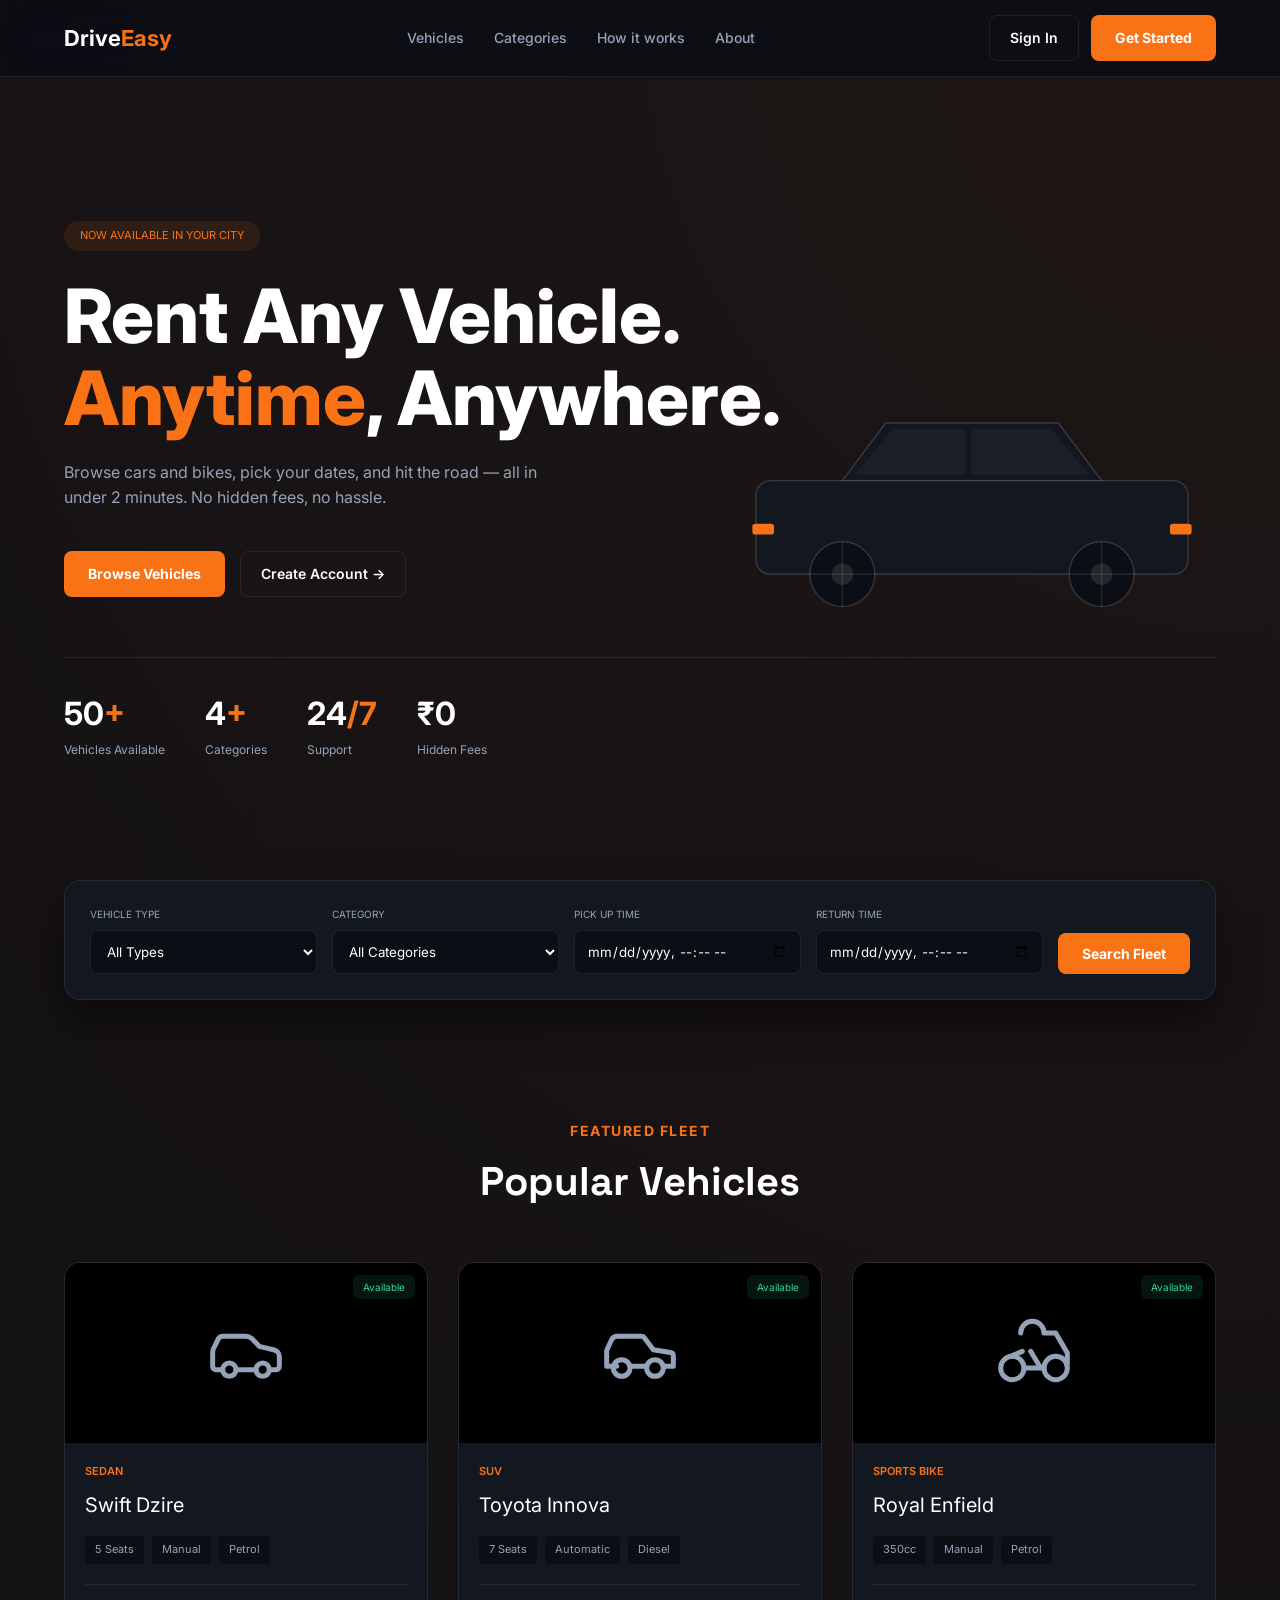
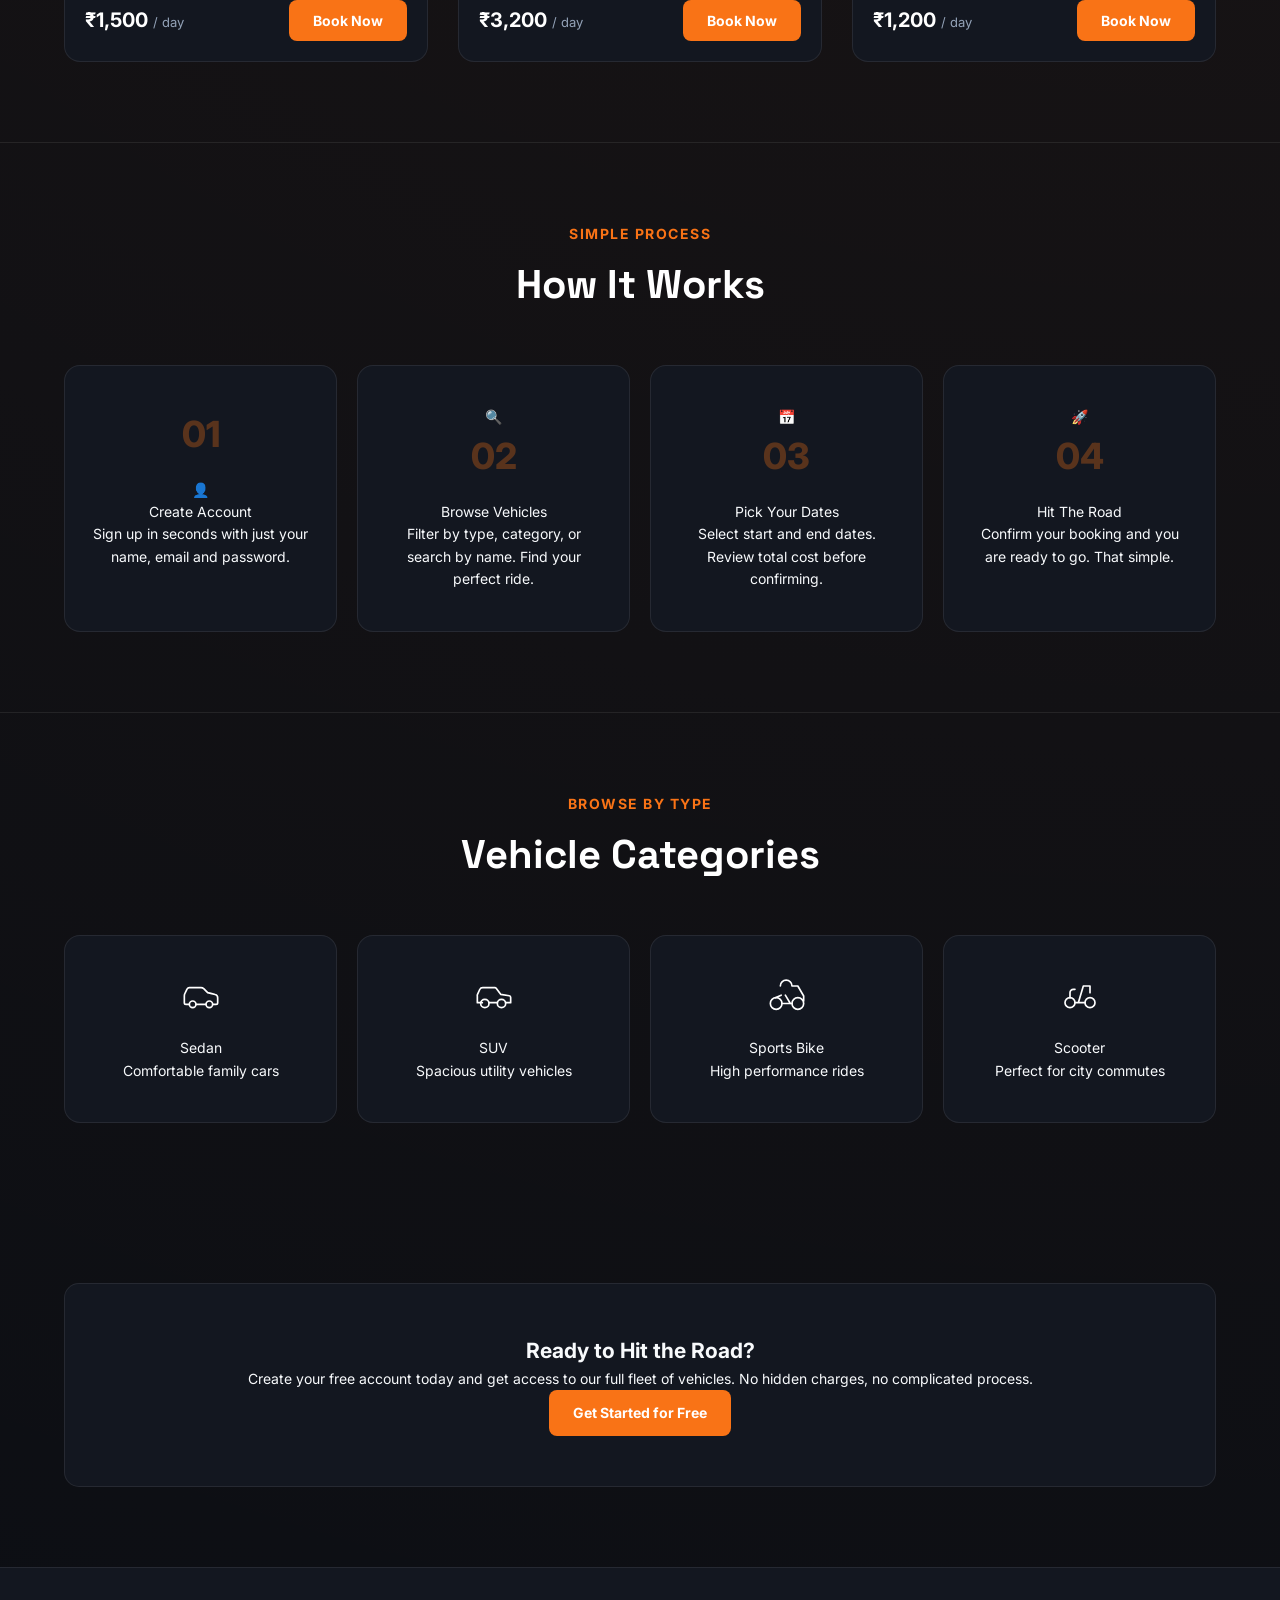
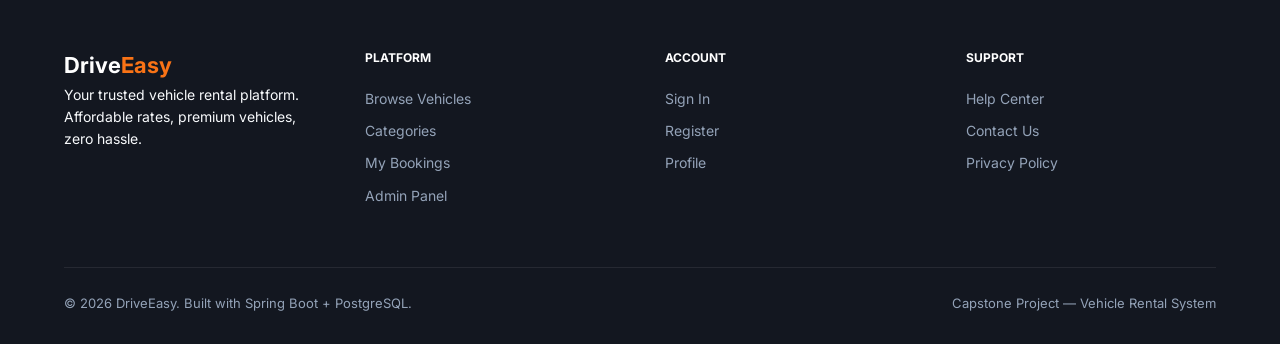
<file: Capstone_VehicleRentalSystem/frontend/index.html>
<!DOCTYPE html>
<html lang="en">
<head>
    <meta charset="UTF-8">
    <meta name="viewport" content="width=device-width, initial-scale=1.0">
    <title>DriveEasy — Vehicle Rental</title>
    <link href="https://fonts.googleapis.com/css2?family=Space+Grotesk:wght@500;600;700&family=Inter:wght@400;500;600&family=JetBrains+Mono:wght@500&display=swap" rel="stylesheet">

    <link rel="stylesheet" href="css/global.css">
    <link rel="stylesheet" href="css/index.css">
    <style>
        /* This ensures smooth scrolling when clicking nav links */
        html {
            scroll-behavior: smooth;
        }
    </style>
</head>
<body>

<nav>
    <a href="index.html" class="logo">Drive<span>Easy</span></a>
    <ul>
        <li><a href="vehicles.html">Vehicles</a></li>
        <li><a href="#categories">Categories</a></li>
        <li><a href="#how">How it works</a></li>
        <li><a href="#about">About</a></li>
    </ul>
    <div class="nav-cta">
        <a href="login.html" class="btn-outline">Sign In</a>
        <a href="register.html" class="btn-accent">Get Started</a>
    </div>
</nav>

<section class="hero">
    <div class="hero-tag reveal-1">Now available in your city</div>
    <h1 class="reveal-2">Rent Any Vehicle.<br><em>Anytime</em>, Anywhere.</h1>
    <p class="hero-sub reveal-3">Browse cars and bikes, pick your dates, and hit the road — all in under 2 minutes. No hidden fees, no hassle.</p>

    <div class="hero-actions reveal-4">
        <a href="vehicles.html" class="btn-hero">Browse Vehicles</a>
        <a href="register.html" class="btn-ghost">Create Account →</a>
    </div>

    <div class="hero-stats reveal-4">
        <div><div class="stat-num">50<span>+</span></div><div class="stat-label">Vehicles Available</div></div>
        <div><div class="stat-num">4<span>+</span></div><div class="stat-label">Categories</div></div>
        <div><div class="stat-num">24<span>/7</span></div><div class="stat-label">Support</div></div>
        <div><div class="stat-num">₹0</div><div class="stat-label">Hidden Fees</div></div>
    </div>

    <img src="resources/car.svg" alt="Static Car" class="hero-visual reveal-3">
</section>

<section class="search-section scroll-reveal">
    <div class="search-card">
        <div class="search-field">
            <label>Vehicle Type</label>
            <select id="typeFilter">
                <option value="">All Types</option>
                <option value="CAR">Car</option>
                <option value="BIKE">Bike</option>
            </select>
        </div>
        <div class="search-field">
            <label>Category</label>
            <select id="categoryFilter">
                <option value="">All Categories</option>
                <option value="sedan">Sedan</option>
                <option value="suv">SUV</option>
                <option value="bike">Sports Bike</option>
                <option value="scooter">Scooter</option>
            </select>
        </div>
        <div class="search-field">
            <label>Pick Up Time</label>
            <input type="datetime-local" id="startDate">
        </div>
        <div class="search-field">
            <label>Return Time</label>
            <input type="datetime-local" id="endDate">
        </div>
        <button class="btn-search" onclick="handleSearch()">Search Fleet</button>
    </div>
</section>

<section class="vehicles-section scroll-reveal">
    <div class="section-header">
        <span class="section-subtitle">Featured Fleet</span>
        <h2>Popular Vehicles</h2>
    </div>
    <div class="vehicles-grid">

        <div class="vehicle-card" onclick="window.location.href='vehicles.html'">
            <div class="vehicle-img">
                <svg xmlns="http://www.w3.org/2000/svg" viewBox="0 0 24 24" fill="none" stroke-linecap="round" stroke-linejoin="round">
                    <path d="M19 17h2c.6 0 1-.4 1-1v-3c0-.9-.7-1.7-1.5-1.9C18.7 10.6 16 10 16 10s-1.3-1.4-2.2-2.3c-.5-.4-1.1-.7-1.8-.7H5c-.6 0-1.1.4-1.4.9l-1.4 2.9A3.7 3.7 0 0 0 2 12v4c0 .6.4 1 1 1h2"/>
                    <circle cx="7" cy="17" r="2"/><path d="M9 17h6"/><circle cx="17" cy="17" r="2"/>
                </svg>
                <div class="vehicle-badge">Available</div>
            </div>
            <div class="vehicle-info">
                <div class="vehicle-cat">Sedan</div><div class="vehicle-name">Swift Dzire</div>
                <div class="vehicle-tags"><span class="tag">5 Seats</span><span class="tag">Manual</span><span class="tag">Petrol</span></div>
                <div class="vehicle-footer"><div class="vehicle-price">₹1,500 <span>/ day</span></div><button class="btn-accent">Book Now</button></div>
            </div>
        </div>

        <div class="vehicle-card" onclick="window.location.href='vehicles.html'">
            <div class="vehicle-img">
                <svg xmlns="http://www.w3.org/2000/svg" viewBox="0 0 24 24" fill="none" stroke-linecap="round" stroke-linejoin="round">
                    <path d="M14 16H9m10 0h3v-3.15a1 1 0 0 0-.84-.99L16 11l-2.7-3.6a1 1 0 0 0-.8-.4H5.24a2 2 0 0 0-1.8 1.1l-1.4 3.1A1.5 1.5 0 0 0 2 12v4h3"/>
                    <circle cx="6.5" cy="16.5" r="2.5"/><circle cx="16.5" cy="16.5" r="2.5"/>
                </svg>
                <div class="vehicle-badge">Available</div>
            </div>
            <div class="vehicle-info">
                <div class="vehicle-cat">SUV</div><div class="vehicle-name">Toyota Innova</div>
                <div class="vehicle-tags"><span class="tag">7 Seats</span><span class="tag">Automatic</span><span class="tag">Diesel</span></div>
                <div class="vehicle-footer"><div class="vehicle-price">₹3,200 <span>/ day</span></div><button class="btn-accent">Book Now</button></div>
            </div>
        </div>

        <div class="vehicle-card" onclick="window.location.href='vehicles.html'">
            <div class="vehicle-img">
                <svg xmlns="http://www.w3.org/2000/svg" viewBox="0 0 24 24" fill="none" stroke-linecap="round" stroke-linejoin="round">
                    <circle cx="5.5" cy="16.5" r="3.5"/><circle cx="18.5" cy="16.5" r="3.5"/>
                    <path d="M15 6h3.5L22 12v3M9 16.5h6M11 11.5l3 5M8.5 11.5 5 13M15 6a3.5 3.5 0 1 0-7 0"/>
                </svg>
                <div class="vehicle-badge">Available</div>
            </div>
            <div class="vehicle-info">
                <div class="vehicle-cat">Sports Bike</div><div class="vehicle-name">Royal Enfield</div>
                <div class="vehicle-tags"><span class="tag">350cc</span><span class="tag">Manual</span><span class="tag">Petrol</span></div>
                <div class="vehicle-footer"><div class="vehicle-price">₹1,200 <span>/ day</span></div><button class="btn-accent">Book Now</button></div>
            </div>
        </div>

    </div>
</section>

<section id="how" class="how-section scroll-reveal">
    <div class="section-header">
        <span class="section-subtitle">Simple Process</span>
        <h2>How It Works</h2>
    </div>
    <div class="steps-grid">
        <div class="step"><div class="step-num">01</div><span class="step-icon">👤</span><div class="step-title">Create Account</div><div class="step-desc">Sign up in seconds with just your name, email and password.</div></div>
        <div class="step"><span class="step-icon">🔍</span><div class="step-num">02</div><div class="step-title">Browse Vehicles</div><div class="step-desc">Filter by type, category, or search by name. Find your perfect ride.</div></div>
        <div class="step"><span class="step-icon">📅</span><div class="step-num">03</div><div class="step-title">Pick Your Dates</div><div class="step-desc">Select start and end dates. Review total cost before confirming.</div></div>
        <div class="step"><span class="step-icon">🚀</span><div class="step-num">04</div><div class="step-title">Hit The Road</div><div class="step-desc">Confirm your booking and you are ready to go. That simple.</div></div>
    </div>
</section>

<section id="categories" class="categories-section scroll-reveal">
    <div class="section-header">
        <span class="section-subtitle">Browse By Type</span>
        <h2>Vehicle Categories</h2>
    </div>
    <div class="categories-grid">
        <div class="cat-card" onclick="window.location.href='vehicles.html'">
            <div class="cat-icon"><svg xmlns="http://www.w3.org/2000/svg" viewBox="0 0 24 24" fill="none" stroke-linecap="round" stroke-linejoin="round"><path d="M19 17h2c.6 0 1-.4 1-1v-3c0-.9-.7-1.7-1.5-1.9C18.7 10.6 16 10 16 10s-1.3-1.4-2.2-2.3c-.5-.4-1.1-.7-1.8-.7H5c-.6 0-1.1.4-1.4.9l-1.4 2.9A3.7 3.7 0 0 0 2 12v4c0 .6.4 1 1 1h2"/><circle cx="7" cy="17" r="2"/><path d="M9 17h6"/><circle cx="17" cy="17" r="2"/></svg></div>
            <div class="cat-name">Sedan</div><div class="cat-count">Comfortable family cars</div>
        </div>
        <div class="cat-card" onclick="window.location.href='vehicles.html'">
            <div class="cat-icon"><svg xmlns="http://www.w3.org/2000/svg" viewBox="0 0 24 24" fill="none" stroke-linecap="round" stroke-linejoin="round"><path d="M14 16H9m10 0h3v-3.15a1 1 0 0 0-.84-.99L16 11l-2.7-3.6a1 1 0 0 0-.8-.4H5.24a2 2 0 0 0-1.8 1.1l-1.4 3.1A1.5 1.5 0 0 0 2 12v4h3"/><circle cx="6.5" cy="16.5" r="2.5"/><circle cx="16.5" cy="16.5" r="2.5"/></svg></div>
            <div class="cat-name">SUV</div><div class="cat-count">Spacious utility vehicles</div>
        </div>
        <div class="cat-card" onclick="window.location.href='vehicles.html'">
            <div class="cat-icon"><svg xmlns="http://www.w3.org/2000/svg" viewBox="0 0 24 24" fill="none" stroke-linecap="round" stroke-linejoin="round"><circle cx="5.5" cy="16.5" r="3.5"/><circle cx="18.5" cy="16.5" r="3.5"/><path d="M15 6h3.5L22 12v3M9 16.5h6M11 11.5l3 5M8.5 11.5 5 13M15 6a3.5 3.5 0 1 0-7 0"/></svg></div>
            <div class="cat-name">Sports Bike</div><div class="cat-count">High performance rides</div>
        </div>
        <div class="cat-card" onclick="window.location.href='vehicles.html'">
            <div class="cat-icon"><svg xmlns="http://www.w3.org/2000/svg" viewBox="0 0 24 24" fill="none" stroke-linecap="round" stroke-linejoin="round"><circle cx="6" cy="16" r="3"/><circle cx="18" cy="16" r="3"/><path d="M9 16h6M14 6h4v4M14 6l-3 10M6 13v-3a2 2 0 0 1 2-2h1"/></svg></div>
            <div class="cat-name">Scooter</div><div class="cat-count">Perfect for city commutes</div>
        </div>
    </div>
</section>

<section class="cta-section scroll-reveal">
    <div class="cta-card">
        <h2>Ready to Hit the Road?</h2>
        <p>Create your free account today and get access to our full fleet of vehicles. No hidden charges, no complicated process.</p>
        <a href="register.html" class="btn-cta">Get Started for Free</a>
    </div>
</section>

<footer id="about" class="scroll-reveal">
    <div class="footer-top">
        <div class="footer-brand">
            <div class="logo">Drive<span>Easy</span></div>
            <p>Your trusted vehicle rental platform. Affordable rates, premium vehicles, zero hassle.</p>
        </div>
        <div class="footer-links">
            <h4>Platform</h4>
            <ul>
                <li><a href="vehicles.html">Browse Vehicles</a></li>
                <li><a href="#categories">Categories</a></li>
                <li><a href="profile.html">My Bookings</a></li>
                <li><a href="admin.html">Admin Panel</a></li>
            </ul>
        </div>
        <div class="footer-links">
            <h4>Account</h4>
            <ul>
                <li><a href="login.html">Sign In</a></li>
                <li><a href="register.html">Register</a></li>
                <li><a href="profile.html">Profile</a></li>
            </ul>
        </div>
        <div class="footer-links">
            <h4>Support</h4>
            <ul><li><a href="#">Help Center</a></li><li><a href="#">Contact Us</a></li><li><a href="#">Privacy Policy</a></li></ul>
        </div>
    </div>
    <div class="footer-bottom">
        <p>© 2026 DriveEasy. Built with Spring Boot + PostgreSQL.</p>
        <p>Capstone Project — Vehicle Rental System</p>
    </div>
</footer>

<div class="toast" id="toast"></div>

<script src="config/config.js"></script>
<script src="js/index.js"></script>
</body>
</html>
</file>
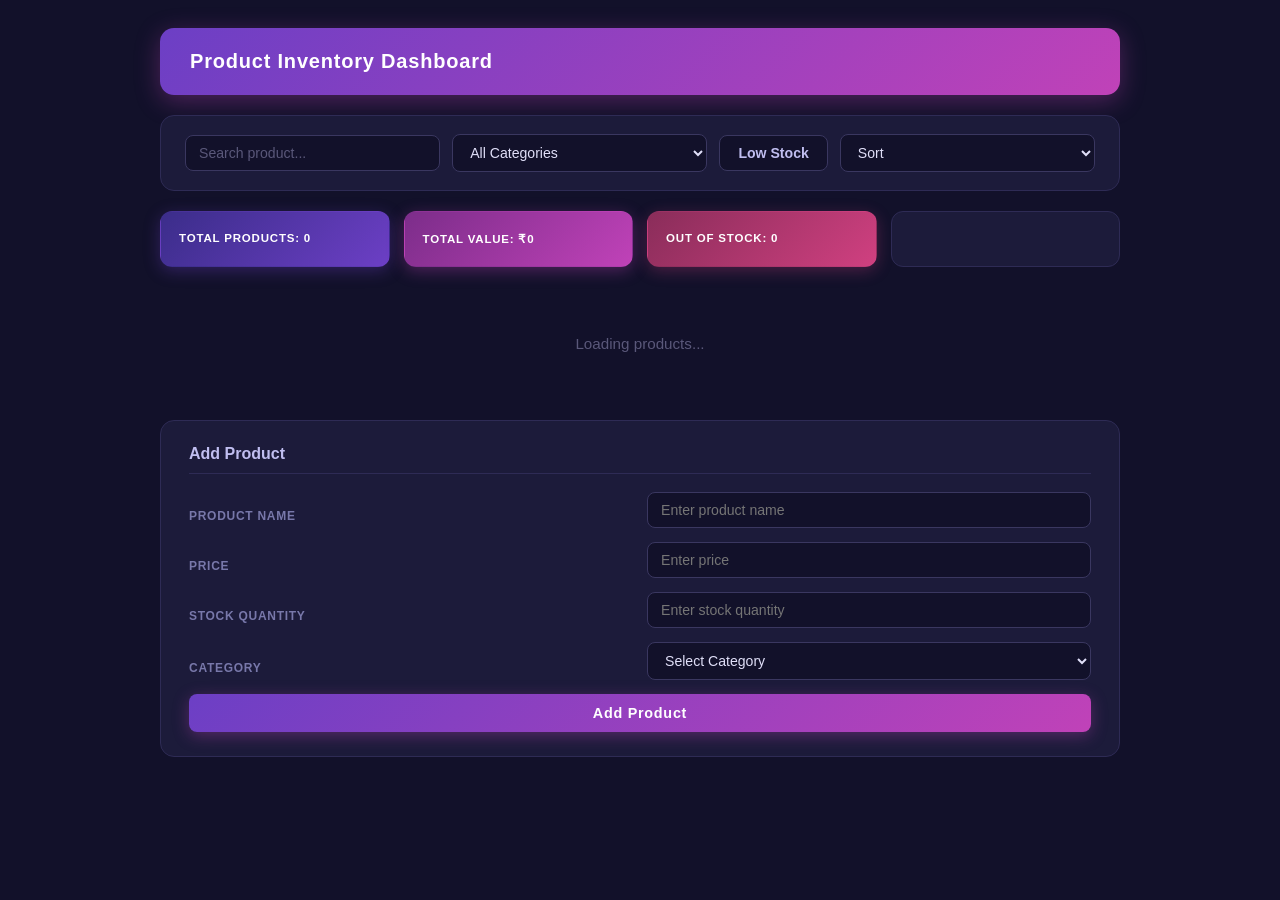
<file: gourav_frontend/mini_app/product_inventory_dashboard/index.html>
<!DOCTYPE html>
<html lang="en">
<head>
  <meta charset="UTF-8">
  <title>Product Inventory Dashboard</title>
  <link rel="stylesheet" href="css/style.css">
</head>
<body>

  <!-- 1. Header -->
  <header>
    <h1>Product Inventory Dashboard</h1>
  </header>

  <!-- 2. Controls Section -->
  <section id="controls">
    <input type="text" id="searchInput" placeholder="Search product...">

    <select id="categoryFilter">
      <option value="all">All Categories</option>
    </select>

    <button id="lowStockBtn">Low Stock</button>

    <select id="sortSelect">
      <option value="">Sort</option>
      <option value="low">Price Low → High</option>
      <option value="high">Price High → Low</option>
      <option value="az">A → Z</option>
      <option value="za">Z → A</option>
    </select>
  </section>

  <!-- 3. Analytics Section -->
  <section id="analytics">
    <div id="totalProducts">Total Products: 0</div>
    <div id="totalValue">Total Value: ₹0</div>
    <div id="outOfStock">Out of Stock: 0</div>
    <div id="categoryStats"></div>
  </section>

  <!-- 4. Product Grid -->
  <section id="productGrid">
    
  </section>

  <!-- 5. Add Product Form -->
  <section id="formSection">
    <h2>Add Product</h2>

    <form id="productForm">

      <label for="name">Product Name</label>
      <input type="text" id="name" placeholder="Enter product name" required>

      <label for="price">Price</label>
      <input type="number" id="price" placeholder="Enter price" required>

      <label for="stock">Stock Quantity</label>
      <input type="number" id="stock" placeholder="Enter stock quantity" required>

      <label for="category">Category</label>
      <select id="category" required>
        <option value="">Select Category</option>
        <option value="electronics">Electronics</option>
        <option value="clothing">Clothing</option>
        <option value="books">Books</option>
        <option value="accessories">Accessories</option>
      </select>

      <button type="submit">Add Product</button>
    </form>
  </section>

  <script src="js/script.js"></script>
</body>
</html>
</file>
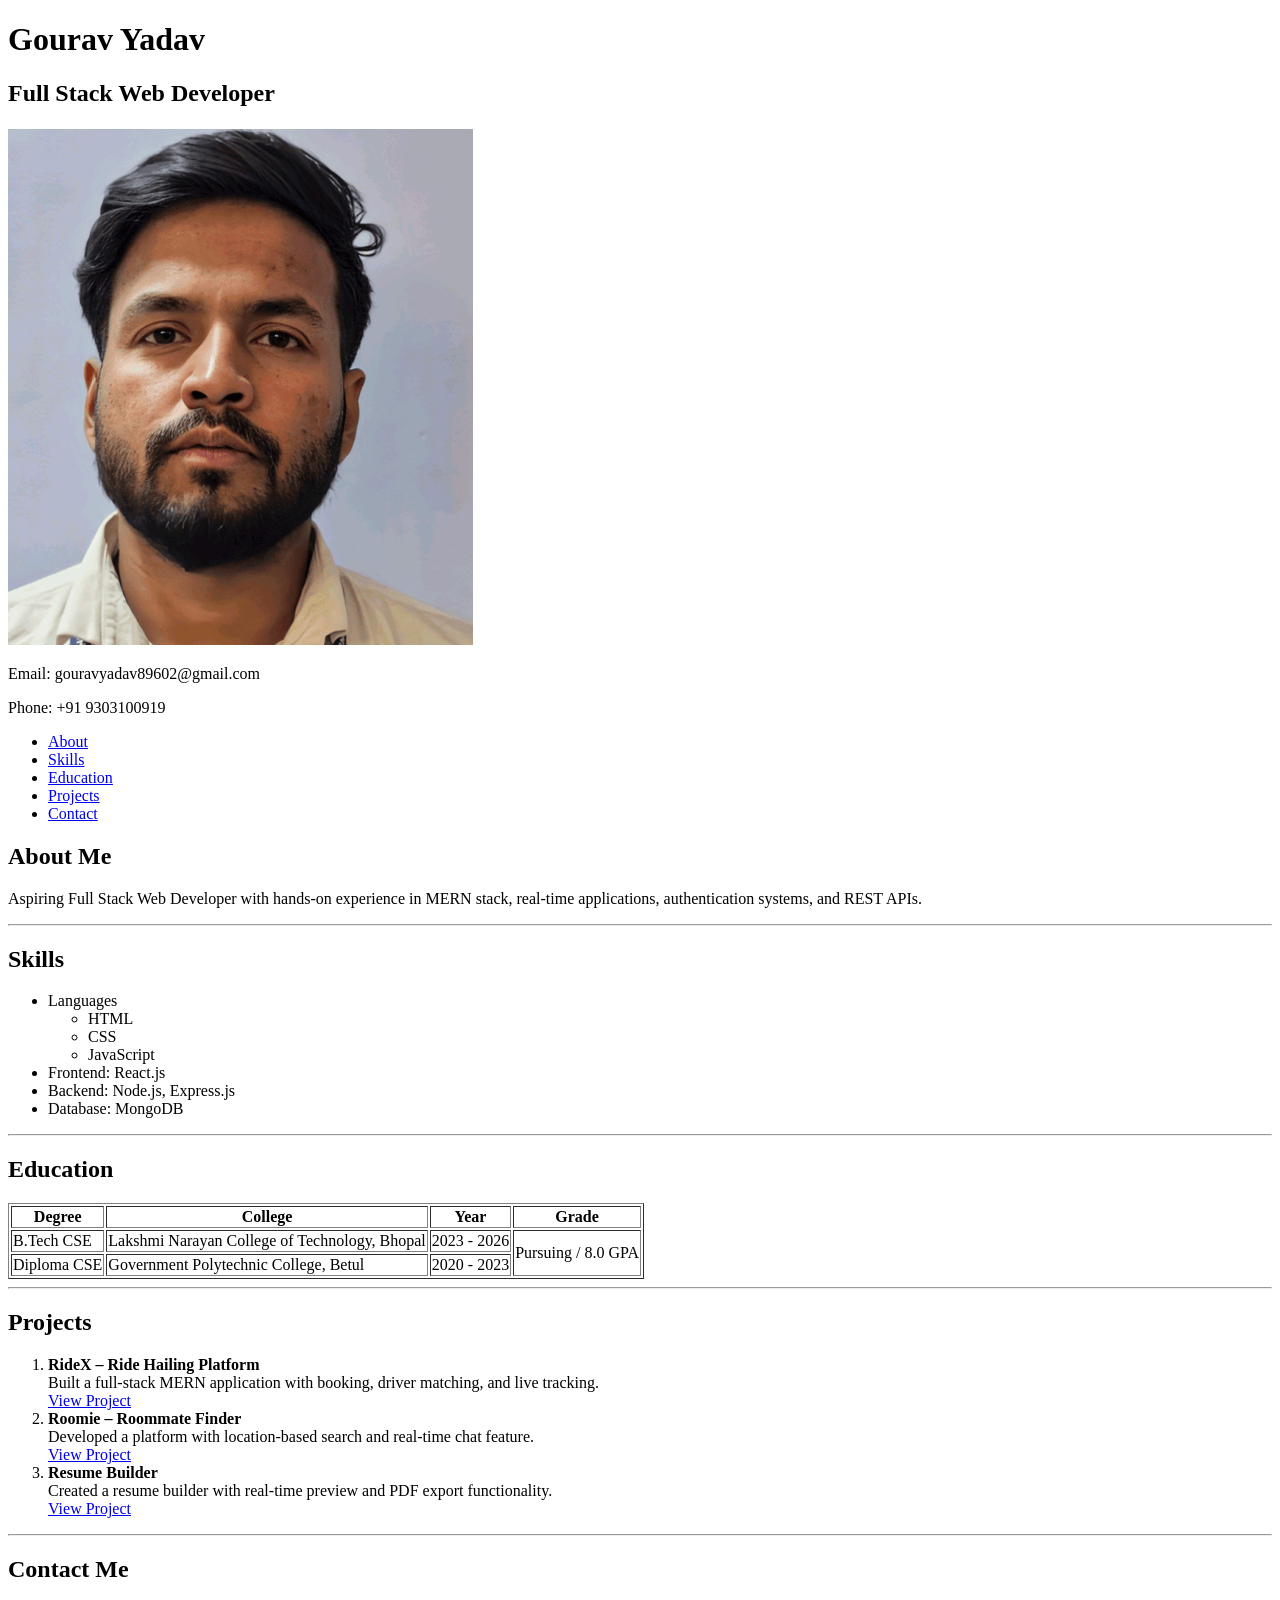
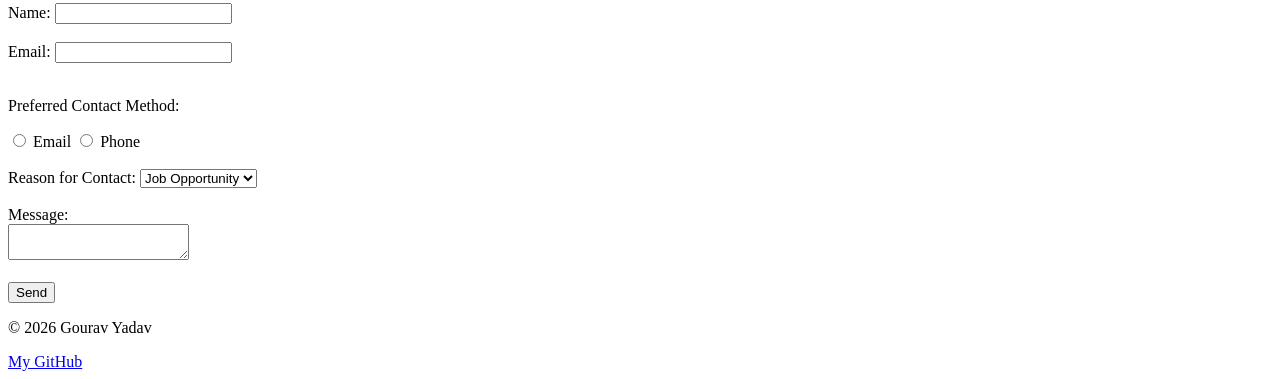
<file: html/gourav_portfolio.html>
<!-- This section demonstrates semantic HTML5 header implementation -->
<!DOCTYPE html>
<html>
<head>
  <title>Gourav Portfolio</title>
</head>
<body>
<!-- this is my header section where i added my basic info -->
<header>
  <h1>Gourav Yadav</h1>
  <h2>Full Stack Web Developer</h2>
  <img src="photo.png" alt="Gourav Yadav profile photo">
  <p>Email: gouravyadav89602@gmail.com</p>
  <p>Phone: +91 9303100919</p>
</header>
<!-- navigation links to jump between sections -->
<nav>
  <ul>
    <li><a href="#about">About</a></li>
    <li><a href="#skills">Skills</a></li>
    <li><a href="#education">Education</a></li>
    <li><a href="#projects">Projects</a></li>
    <li><a href="#contact">Contact</a></li>
  </ul>
</nav>
<!-- short intro about me and what i do -->
<section id="about">
  <h2>About Me</h2>
  <p>
    Aspiring Full Stack Web Developer with hands-on experience in MERN stack,
    real-time applications, authentication systems, and REST APIs.
  </p>
  <hr>
</section>
<!-- listing my skills in nested format -->
<section id="skills">
  <h2>Skills</h2>
  <ul>
    <li>Languages
      <ul>
        <li>HTML</li>
        <li>CSS</li>
        <li>JavaScript</li>
      </ul>
    </li>
    <li>Frontend: React.js</li>
    <li>Backend: Node.js, Express.js</li>
    <li>Database: MongoDB</li>
  </ul>
</section>
<hr>
<!-- education details shown using table -->
<section id="education">
  <h2>Education</h2>

  <table border="1">
    <tr>
      <th>Degree</th>
      <th>College</th>
      <th>Year</th>
      <th>Grade</th>
    </tr>

    <tr>
      <td>B.Tech CSE</td>
      <td>Lakshmi Narayan College of Technology, Bhopal</td>
      <td>2023 - 2026</td>
      <td rowspan="2">Pursuing / 8.0 GPA</td>
    </tr>

    <tr>
      <td>Diploma CSE</td>
      <td>Government Polytechnic College, Betul</td>
      <td>2020 - 2023</td>
    </tr>

  </table>
</section>
<hr>
<!-- some of my projects with short description -->
<section id="projects">
  <h2>Projects</h2>

  <ol>
    <li>
      <strong>RideX – Ride Hailing Platform</strong><br>
      Built a full-stack MERN application with booking, driver matching, and live tracking.<br>
      <a href="https://github.com/Gourav1588">View Project</a>
    </li>

    <li>
      <strong>Roomie – Roommate Finder</strong><br>
      Developed a platform with location-based search and real-time chat feature.<br>
      <a href="https://github.com/Gourav1588">View Project</a>
    </li>

    <li>
      <strong>Resume Builder</strong><br>
      Created a resume builder with real-time preview and PDF export functionality.<br>
      <a href="https://github.com/Gourav1588">View Project</a>
    </li>
  </ol>
  <hr>

</section>
<!-- contact form so anyone can reach me -->

<section id="contact">
  <h2>Contact Me</h2>

  

  <form>
    <label for="name">Name:</label>
    <input type="text" id="name" name="name"><br><br>

    <label for="email">Email:</label>
    <input type="email" id="email" name="email"><br><br>

    <p>Preferred Contact Method:</p>
    <input type="radio" id="contact_email" name="contact_method" value="email">
    <label for="contact_email">Email</label>
    <input type="radio" id="contact_phone" name="contact_method" value="phone">
    <label for="contact_phone">Phone</label><br><br>

    <label for="role">Reason for Contact:</label>
    <select id="role" name="role">
      <option value="job">Job Opportunity</option>
      <option value="collab">Collaboration</option>
      <option value="other">Other</option>
    </select><br><br>

    <label for="message">Message:</label><br>
    <textarea id="message" name="message"></textarea><br><br>

    <input type="submit" value="Send">
  </form>
</section>
</section>
<!-- footer with copyright and github link -->

<footer>
  <p>© 2026 Gourav Yadav</p>
  <a href="https://github.com/Gourav1588">My GitHub</a>
</footer>


</body>
</html>
</file>
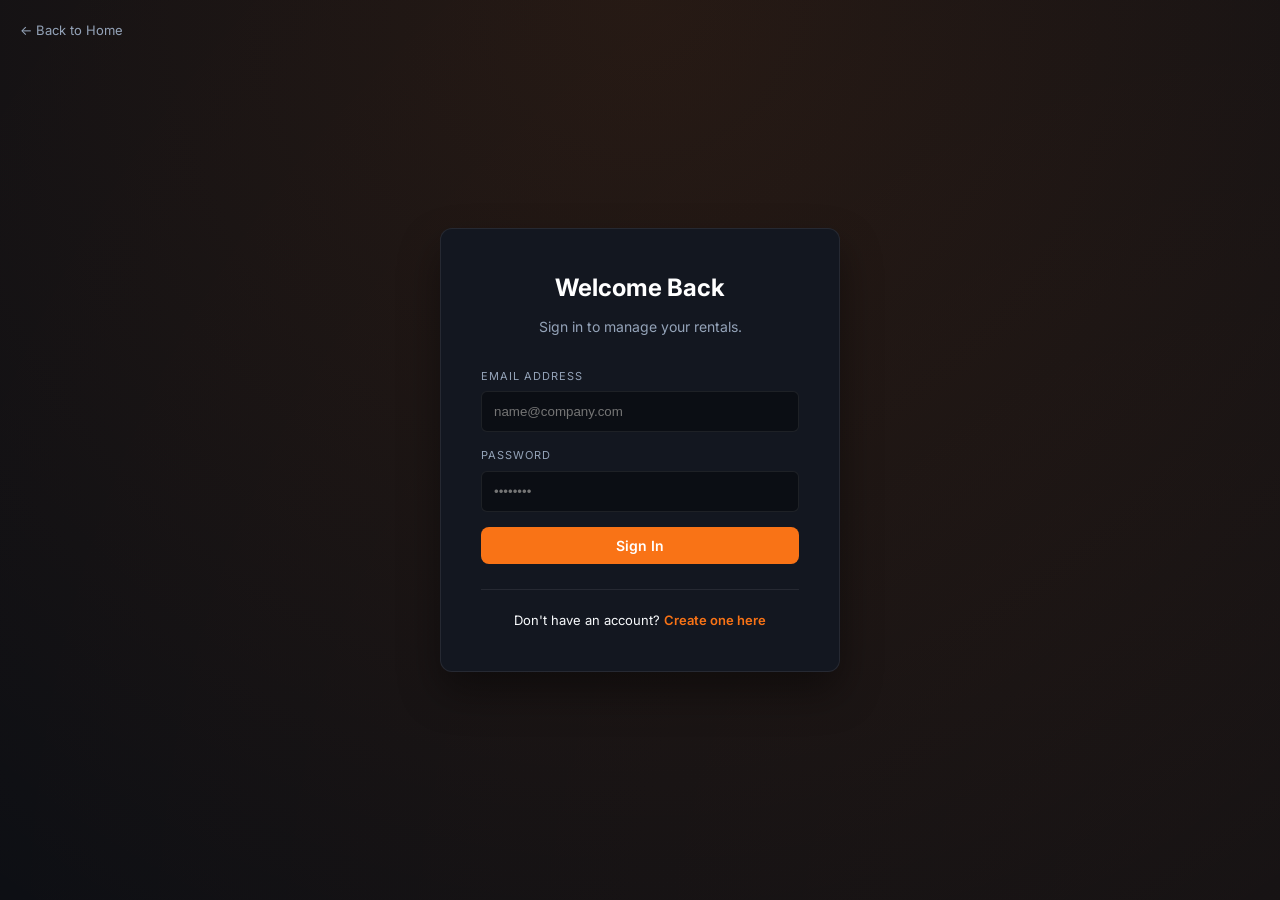
<file: Capstone_VehicleRentalSystem/frontend/admin.html>
<!DOCTYPE html>
<html lang="en">
<head>
    <meta charset="UTF-8">
    <meta name="viewport" content="width=device-width, initial-scale=1.0">
    <title>Admin Dashboard - DriveEasy</title>
    <link rel="stylesheet" href="css/global.css">
    <link rel="stylesheet" href="css/admin.css">
</head>
<body>

<div id="toast" class="toast"></div>

<div class="admin-layout">
    <aside class="admin-sidebar">
        <div class="sidebar-brand">
            <a href="index.html" style="text-decoration:none;"><h2>Drive<span>Easy</span> Admin</h2></a>
            <a href="index.html" style="display:inline-block; margin-top: 6px; font-size: 13px; color: #94a3b8; text-decoration: none;">← Back to Home</a>
        </div>
        <div class="sidebar-nav">
            <button class="nav-btn active" onclick="switchTab('tab-dashboard', this)">Dashboard Overview</button>
            <button class="nav-btn" onclick="switchTab('tab-fleet', this)">Manage Fleet</button>
            <button class="nav-btn" onclick="switchTab('tab-bookings', this)">All Bookings</button>
            <button class="nav-btn" onclick="switchTab('tab-users', this)">Users</button>
        </div>
        <button class="nav-btn logout-btn" onclick="logout()">Logout</button>
    </aside>

    <main class="admin-content">
        <header class="admin-header">
            <div>
                <h1 id="page-title">Dashboard Overview</h1>
                <p>Welcome back, Admin. Manage your fleet and users here.</p>
            </div>
            <button class="btn-primary" onclick="openAddModal()">+ Add New Vehicle</button>
        </header>

        <div id="tab-dashboard" class="admin-tab-section">
            <div class="stats-grid">
                <div class="stat-card">
                    <p>Total Fleet</p>
                    <h3 id="stat-total-cars">0</h3>
                </div>
                <div class="stat-card">
                    <p>Active Bookings</p>
                    <h3 id="stat-active-bookings">0</h3>
                </div>
                <div class="stat-card">
                    <p>Available</p>
                    <h3 id="stat-available">0</h3>
                </div>
            </div>
        </div>

        <div id="tab-fleet" class="admin-tab-section" style="display: none;">
            <div class="admin-panel">
                <div class="table-responsive">
                    <table class="admin-table">
                        <thead>
                        <tr>
                            <th>ID</th>
                            <th>Name</th>
                            <th>Type</th>
                            <th>Price</th>
                            <th>Status</th>
                            <th>Actions</th>
                        </tr>
                        </thead>
                        <tbody id="adminFleetTable"></tbody>
                    </table>
                </div>
            </div>
        </div>

        <div id="tab-bookings" class="admin-tab-section" style="display: none;">
            <div class="admin-panel">
                <div class="panel-header"><h3>Customer Bookings</h3></div>
                <div class="table-responsive">
                    <table class="admin-table">
                        <thead>
                        <tr>
                            <th>ID</th>
                            <th>Vehicle Name</th>
                            <th>Start Date</th>
                            <th>End Date</th>
                            <th>Status</th>
                        </tr>
                        </thead>
                        <tbody id="adminBookingsTable"></tbody>
                    </table>
                </div>
            </div>
        </div>

        <div id="tab-users" class="admin-tab-section" style="display: none;">
            <div class="admin-panel">
                <div class="panel-header"><h3>Registered Users</h3></div>
                <div class="table-responsive">
                    <table class="admin-table">
                        <thead>
                        <tr>
                            <th>ID</th>
                            <th>Name</th>
                            <th>Email</th>
                            <th>Role</th>
                        </tr>
                        </thead>
                        <tbody id="adminUsersTable"></tbody>
                    </table>
                </div>
            </div>
        </div>
    </main>
</div>

<div class="modal-overlay" id="addVehicleModal">
    <div class="modal-content">
        <button class="modal-close" onclick="closeAddModal()">×</button>
        <h3>Add New Vehicle</h3>
        <form id="addVehicleForm" onsubmit="submitNewVehicle(event)">
            <div class="form-grid">
                <div class="field">
                    <label>Vehicle Name</label>
                    <input type="text" id="vName" placeholder="e.g. Kia Sonet" required>
                </div>
                <div class="field">
                    <label>Registration Number (Plate)</label>
                    <input type="text" id="regNumber" placeholder="e.g., MP48-AB-1234" required>
                </div>
                <div class="field">
                    <label>Type</label>
                    <select id="vType" required>
                        <option value="CAR">Car</option>
                        <option value="BIKE">Bike</option>
                    </select>
                </div>
                <div class="field">
                    <label>Category</label>
                    <select id="vCategory" required onchange="toggleCustomCategory()">
                        <option value="" disabled selected>-- Select Category --</option>
                        <option value="OTHER" style="font-weight:bold; color:var(--accent);">+ Add New Category</option>
                    </select>
                </div>
                <div class="field" id="customCategoryDiv" style="display: none;">
                    <label>New Category Name</label>
                    <input type="text" id="vCustomCategory" placeholder="e.g. Compact SUV">
                </div>
                <div class="field">
                    <label>Price/Day (₹)</label>
                    <input type="number" id="vPrice" placeholder="0.00" required>
                </div>
                <div class="field">
                    <label>Description</label>
                    <input type="text" id="vDesc" placeholder="Brief vehicle details...">
                </div>
            </div>
            <div class="modal-actions">
                <button type="button" class="btn-outline" onclick="closeAddModal()">Cancel</button>
                <button type="submit" class="btn-accent" id="saveVehicleBtn">Save Vehicle</button>
            </div>
        </form>
    </div>
</div>

<div class="modal-overlay" id="editVehicleModal">
    <div class="modal-content">
        <button class="modal-close" onclick="closeEditModal()">×</button>
        <h3>Edit Vehicle</h3>
        <form id="editVehicleForm" onsubmit="submitEditVehicle(event)">

            <input type="hidden" id="editVehicleId">

            <div class="form-grid">
                <div class="field">
                    <label>Vehicle Name</label>
                    <input type="text" id="editVName" required>
                </div>
                <div class="field">
                    <label>Registration Number (Plate)</label>
                    <input type="text" id="editRegNumber" required>
                </div>
                <div class="field">
                    <label>Type</label>
                    <select id="editVType" required>
                        <option value="CAR">Car</option>
                        <option value="BIKE">Bike</option>
                    </select>
                </div>
                <div class="field">
                    <label>Category</label>
                    <select id="editVCategory" required>
                        <option value="" disabled selected>-- Select Category --</option>
                    </select>
                </div>
                <div class="field">
                    <label>Price/Day (₹)</label>
                    <input type="number" id="editVPrice" required>
                </div>
                <div class="field">
                    <label>Description</label>
                    <input type="text" id="editVDesc">
                </div>
            </div>
            <div class="modal-actions">
                <button type="button" class="btn-outline" onclick="closeEditModal()">Cancel</button>
                <button type="submit" class="btn-accent" id="updateVehicleBtn">Save Changes</button>
            </div>
        </form>
    </div>
</div>

<script src="config/config.js"></script>
<script src="js/admin.js"></script>
</body>
</html>
</file>
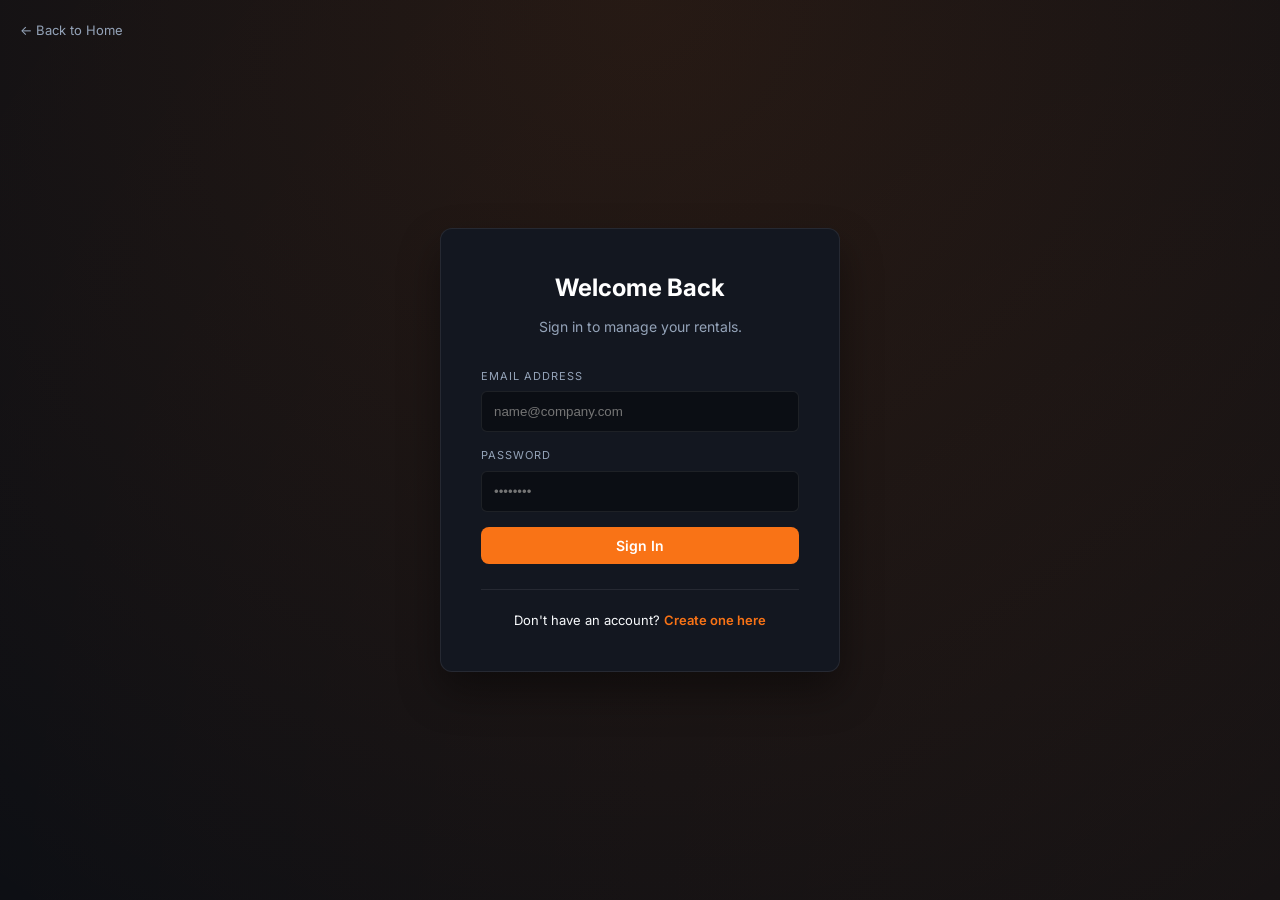
<file: Capstone_VehicleRentalSystem/frontend/login.html>
<!DOCTYPE html>
<html lang="en">
<head>
  <!-- Basic meta configuration -->
  <meta charset="UTF-8">
  <meta name="viewport" content="width=device-width, initial-scale=1.0">

  <!-- Page title -->
  <title>Sign In — DriveEasy</title>

  <!-- External fonts for styling -->
  <link href="https://fonts.googleapis.com/css2?family=Space+Grotesk:wght@500;600;700&family=Inter:wght@400;500;600&family=JetBrains+Mono:wght@500&display=swap" rel="stylesheet">

  <!-- Global and authentication-specific styles -->
  <link rel="stylesheet" href="css/global.css">
  <link rel="stylesheet" href="css/auth.css">
</head>

<body>

<!-- Navigation link to return to homepage -->
<a href="index.html" class="back-home">← Back to Home</a>

<!-- Main wrapper to center the login card -->
<div class="auth-wrapper">

  <!-- Login card container -->
  <div class="auth-card">

    <!-- Header section (title + subtitle) -->
    <div class="auth-header">
      <h2>Welcome Back</h2>
      <p>Sign in to manage your rentals.</p>
    </div>

    <!-- Login form -->
    <form class="auth-form" id="loginForm">

      <!-- Email input field -->
      <div class="field">
        <label>Email Address</label>
        <input
                type="email"
                id="loginEmail"
                placeholder="name@company.com"
                required>
      </div>

      <!-- Password input field -->
      <div class="field">
        <label>Password</label>
        <input
                type="password"
                id="loginPassword"
                placeholder="••••••••"
                required>
      </div>

      <!-- Submit button -->
      <button
              type="submit"
              class="btn-accent"
              id="loginBtn">
        Sign In
      </button>
    </form>

    <!-- Footer with redirect to registration page -->
    <div class="auth-footer">
      Don't have an account?
      <a href="register.html">Create one here</a>
    </div>

  </div>
</div>

<!-- Toast notification container (used for showing messages) -->
<div class="toast" id="toast"></div>

<!-- JavaScript configuration (API base URL, etc.) -->
<script src="config/config.js"></script>

<!-- Authentication logic (login handling, validation, API calls) -->
<script src="js/auth.js"></script>

</body>
</html>
</file>
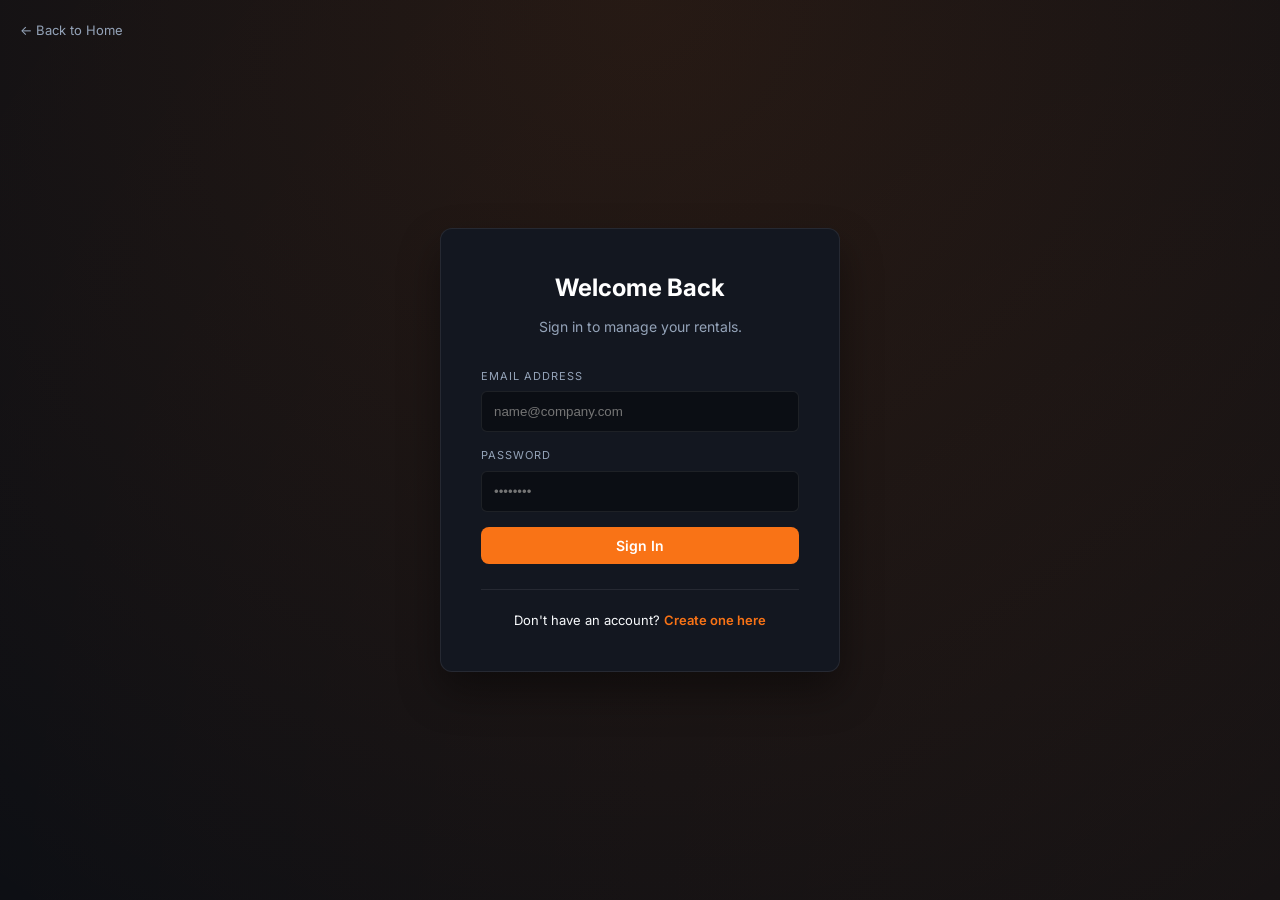
<file: Capstone_VehicleRentalSystem/frontend/profile.html>
<!DOCTYPE html>
<html lang="en">
<head>
    <meta charset="UTF-8">
    <meta name="viewport" content="width=device-width, initial-scale=1.0">
    <title>My Dashboard — DriveEasy</title>

    <link href="https://fonts.googleapis.com/css2?family=Space+Grotesk:wght@500;600;700&family=Inter:wght@400;500;600&family=JetBrains+Mono:wght@500&display=swap" rel="stylesheet">

    <link rel="stylesheet" href="css/global.css">
    <link rel="stylesheet" href="css/profile.css">
</head>
<body>

<nav>
    <a href="index.html" class="logo">Drive<span>Easy</span></a>
    <ul>
        <li><a href="vehicles.html">Vehicles</a></li>
        <li><a href="index.html">How it works</a></li>
    </ul>
    <div class="nav-cta">
        <a href="vehicles.html" class="btn-accent">Book a Ride</a>
    </div>
</nav>

<div class="dashboard-wrapper">
    <aside class="dash-sidebar">
        <div class="user-welcome">
            <p>Welcome back,</p>
            <h3 id="userNameDisplay">Loading...</h3>
        </div>

        <div class="dash-nav">
            <button class="dash-link active" id="btn-bookings" onclick="switchTab('bookings')">My Bookings</button>
            <button class="dash-link" id="btn-settings" onclick="switchTab('settings')">Account Settings</button>
            <button class="dash-link logout-btn" onclick="handleLogout()">Log Out</button>
        </div>
    </aside>

    <main class="dash-content">
        <section id="bookings" class="tab-pane active">
            <div class="tab-header">
                <h2>My Bookings</h2>
                <p>View and manage your current and past rentals.</p>
            </div>

            <div class="bookings-list" id="bookingsContainer">
                <div class="loading-state" style="text-align: center; padding: 40px; color: var(--muted);">
                    <p>Fetching your bookings...</p>
                </div>
            </div>
        </section>

        <section id="settings" class="tab-pane">
            <div class="tab-header">
                <h2>Account Settings</h2>
                <p>Update your personal details and security preferences.</p>
            </div>

            <form class="settings-form" id="profileForm" onsubmit="updateProfile(event)">
                <div class="field">
                    <label>Full Name</label>
                    <input type="text" id="settingName" placeholder="Your Name" required>
                </div>

                <div class="field">
                    <label>Email Address</label>
                    <input type="email" id="settingEmail" readonly style="opacity: 0.7; cursor: not-allowed;">
                    <small style="color: var(--muted); margin-top: 4px; display: block;">Email cannot be changed.</small>
                </div>

                <div class="settings-divider"></div>

                <div class="field">
                    <label>Update Password</label>
                    <input type="password" id="settingPassword" placeholder="Enter new password to change">
                </div>

                <button type="submit" class="btn-accent" id="saveProfileBtn" style="width: fit-content; margin-top: 16px;">Save Changes</button>
            </form>
        </section>
    </main>
</div>

<div class="toast" id="toast"></div>

<script src="config/config.js"></script>
<script src="js/profile.js"></script>

</body>
</html>
</file>
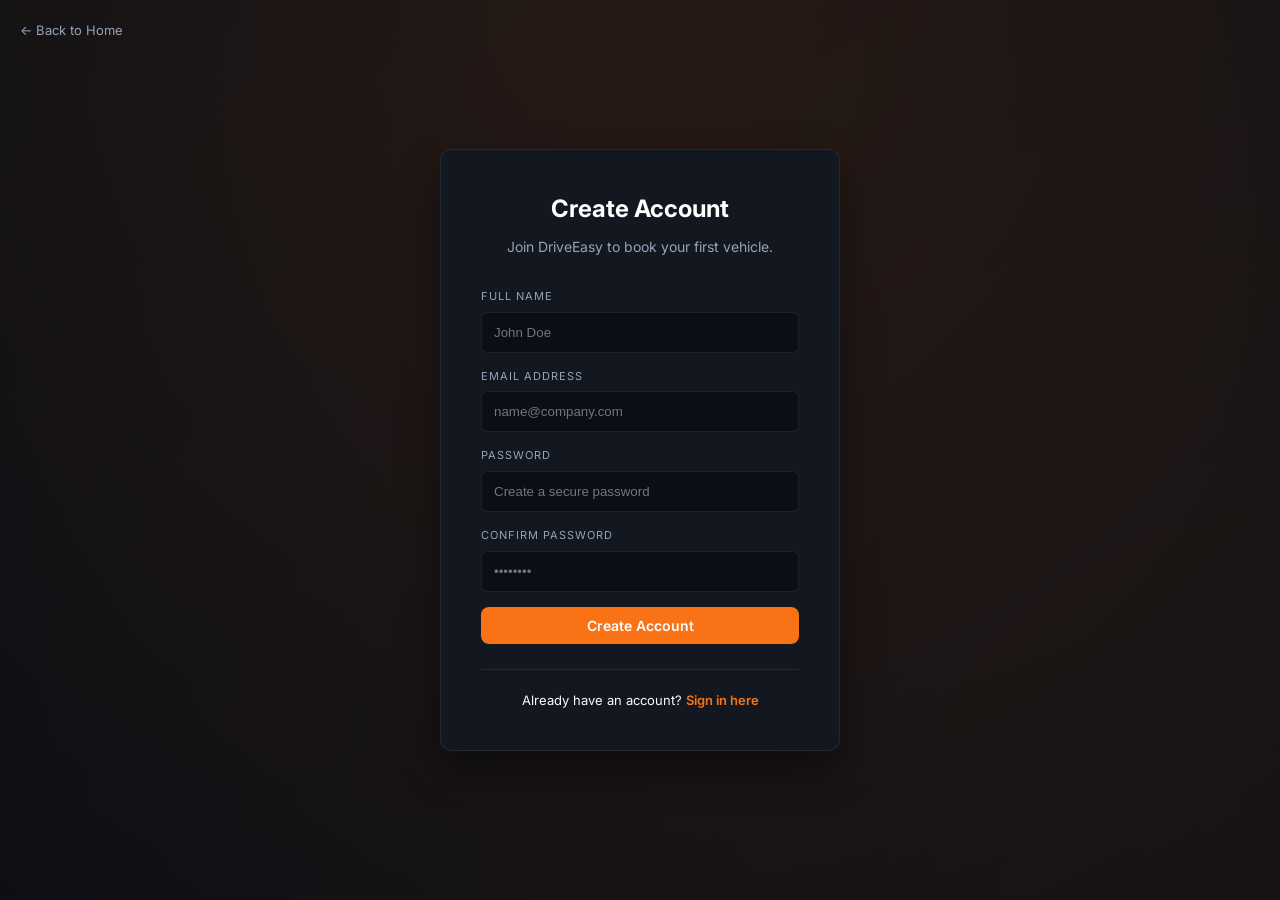
<file: Capstone_VehicleRentalSystem/frontend/register.html>
<!DOCTYPE html>
<html lang="en">
<head>
    <!-- Basic meta configuration -->
    <meta charset="UTF-8">
    <meta name="viewport" content="width=device-width, initial-scale=1.0">

    <!-- Page title -->
    <title>Create Account — DriveEasy</title>

    <!-- External fonts for styling -->
    <link href="https://fonts.googleapis.com/css2?family=Space+Grotesk:wght@500;600;700&family=Inter:wght@400;500;600&family=JetBrains+Mono:wght@500&display=swap" rel="stylesheet">

    <!-- Global and authentication-specific styles -->
    <link rel="stylesheet" href="css/global.css">
    <link rel="stylesheet" href="css/auth.css">
</head>

<body>

<!-- Navigation link to return to homepage -->
<a href="index.html" class="back-home">← Back to Home</a>

<!-- Main wrapper to center the registration card -->
<div class="auth-wrapper">

    <!-- Registration card container -->
    <div class="auth-card">

        <!-- Header section (title + subtitle) -->
        <div class="auth-header">
            <h2>Create Account</h2>
            <p>Join DriveEasy to book your first vehicle.</p>
        </div>

        <!-- Registration form -->
        <form class="auth-form" id="registerForm">

            <!-- Full name input -->
            <div class="field">
                <label>Full Name</label>
                <input
                        type="text"
                        id="regName"
                        placeholder="John Doe"
                        required>
            </div>

            <!-- Email input -->
            <div class="field">
                <label>Email Address</label>
                <input
                        type="email"
                        id="regEmail"
                        placeholder="name@company.com"
                        required>
            </div>

            <!-- Password input -->
            <div class="field">
                <label>Password</label>
                <input
                        type="password"
                        id="regPassword"
                        placeholder="Create a secure password"
                        required>
            </div>

            <div class="field">
                <label>Confirm Password</label>
                <input type="password" id="regConfirmPassword" placeholder="••••••••" required>
            </div>

            <!-- Submit button -->
            <button
                    type="submit"
                    class="btn-accent"
                    id="regBtn">
                Create Account
            </button>
        </form>

        <!-- Footer with redirect to login page -->
        <div class="auth-footer">
            Already have an account?
            <a href="login.html">Sign in here</a>
        </div>

    </div>
</div>

<!-- Toast notification container (for success/error messages) -->
<div class="toast" id="toast"></div>

<!-- Configuration script (API base URL, etc.) -->
<script src="config/config.js"></script>

<!-- Authentication logic (register handling, API calls, validation) -->
<script src="js/auth.js"></script>

</body>
</html>
</file>
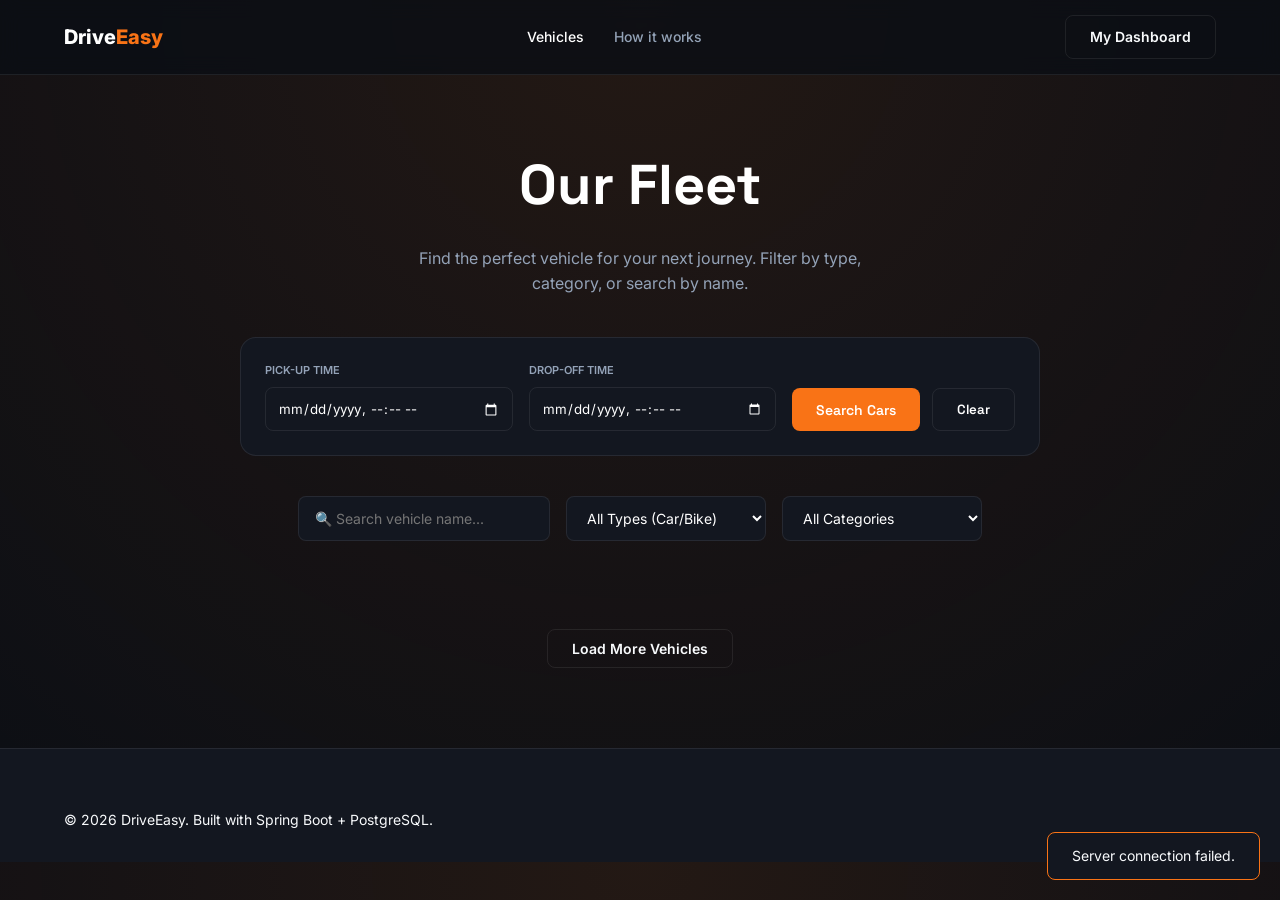
<file: Capstone_VehicleRentalSystem/frontend/vehicles.html>
<!DOCTYPE html>
<html lang="en">
<head>
  <meta charset="UTF-8">
  <meta name="viewport" content="width=device-width, initial-scale=1.0">
  <title>Our Fleet — DriveEasy</title>
  <link href="https://fonts.googleapis.com/css2?family=Space+Grotesk:wght@500;600;700&family=Inter:wght@400;500;600&family=JetBrains+Mono:wght@500&display=swap" rel="stylesheet">

  <link rel="stylesheet" href="css/global.css">
  <link rel="stylesheet" href="css/vehicles.css">
</head>
<body>

<nav>
  <a href="index.html" class="logo">Drive<span>Easy</span></a>
  <ul>
    <li><a href="vehicles.html" style="color: var(--white);">Vehicles</a></li>
    <li><a href="index.html">How it works</a></li>
  </ul>
  <div class="nav-cta">
    <a href="profile.html" id="dashboardBtn" class="btn-outline">My Dashboard</a>
  </div>
</nav>

<header class="fleet-header">
  <h1>Our Fleet</h1>
  <p>Find the perfect vehicle for your next journey. Filter by type, category, or search by name.</p>
</header>

<div class="availability-search">
  <div class="date-field">
    <label for="searchStart">Pick-up Time</label>
    <input type="datetime-local" id="searchStart">
  </div>

  <div class="date-field">
    <label for="searchEnd">Drop-off Time</label>
    <input type="datetime-local" id="searchEnd">
  </div>

  <div class="search-actions">
    <button class="btn-search" onclick="searchVehicles()">Search Cars</button>
    <button class="btn-clear" onclick="loadFleet()">Clear</button>
  </div>
</div>

<div class="filters-bar">
  <input type="text" id="searchName" class="filter-input" placeholder="🔍 Search vehicle name...">

  <select id="filterType" class="filter-input">
    <option value="">All Types (Car/Bike)</option>
    <option value="CAR">Cars</option>
    <option value="BIKE">Bikes</option>
  </select>

  <select id="filterCat" class="filter-input">
    <option value="">All Categories</option>
    <option value="Sedan">Sedan</option>
    <option value="SUV">Suv</option>
    <option value="Luxury">Luxury</option>
    <option value="Sports">Sports</option>
  </select>
</div>

<section class="fleet-section">
  <div class="vehicles-grid" id="fleetGrid">
  </div>

  <div class="pagination">
    <button id="loadMoreBtn" class="btn-ghost" onclick="loadMore()">Load More Vehicles</button>
  </div>
</section>

<footer>
  <div class="footer-bottom" style="margin-top: 0;">
    <p>© 2026 DriveEasy. Built with Spring Boot + PostgreSQL.</p>
  </div>
</footer>

<div class="modal-overlay" id="bookingModal">
  <div class="modal-content" onclick="event.stopPropagation()">
    <button class="modal-close" onclick="closeModal()">✕</button>

    <div class="modal-header">
      <h3>Complete Booking</h3>
      <p id="modalVehicleName">Vehicle Name</p>
    </div>

    <div class="date-grid">
      <div class="date-field">
        <label>Pick-up Time</label>
        <input type="datetime-local" id="bookStart">
      </div>
      <div class="date-field">
        <label>Return Time</label>
        <input type="datetime-local" id="bookEnd">
      </div>
    </div>

    <div class="booking-summary">
      <div class="summary-row">
        <span>Daily Rate</span>
        <span id="modalPricePerDay">₹0 / day</span>
      </div>
      <div class="summary-row">
        <span>Duration</span>
        <span id="summaryDuration">0 hours</span>
      </div>
      <div class="summary-row total">
        <span>Total Cost</span>
        <span id="summaryTotal" style="color: var(--accent);">₹0</span>
      </div>
    </div>

    <div class="modal-actions">
      <button class="btn-outline" onclick="closeModal()">Cancel</button>
      <button class="btn-accent" id="confirmBtn" onclick="confirmBooking()">Confirm Booking</button>
    </div>
  </div>
</div>

<div class="toast" id="toast"></div>

<script src="config/config.js"></script>
<script src="js/vehicles.js"></script>

</body>
</html>
</file>
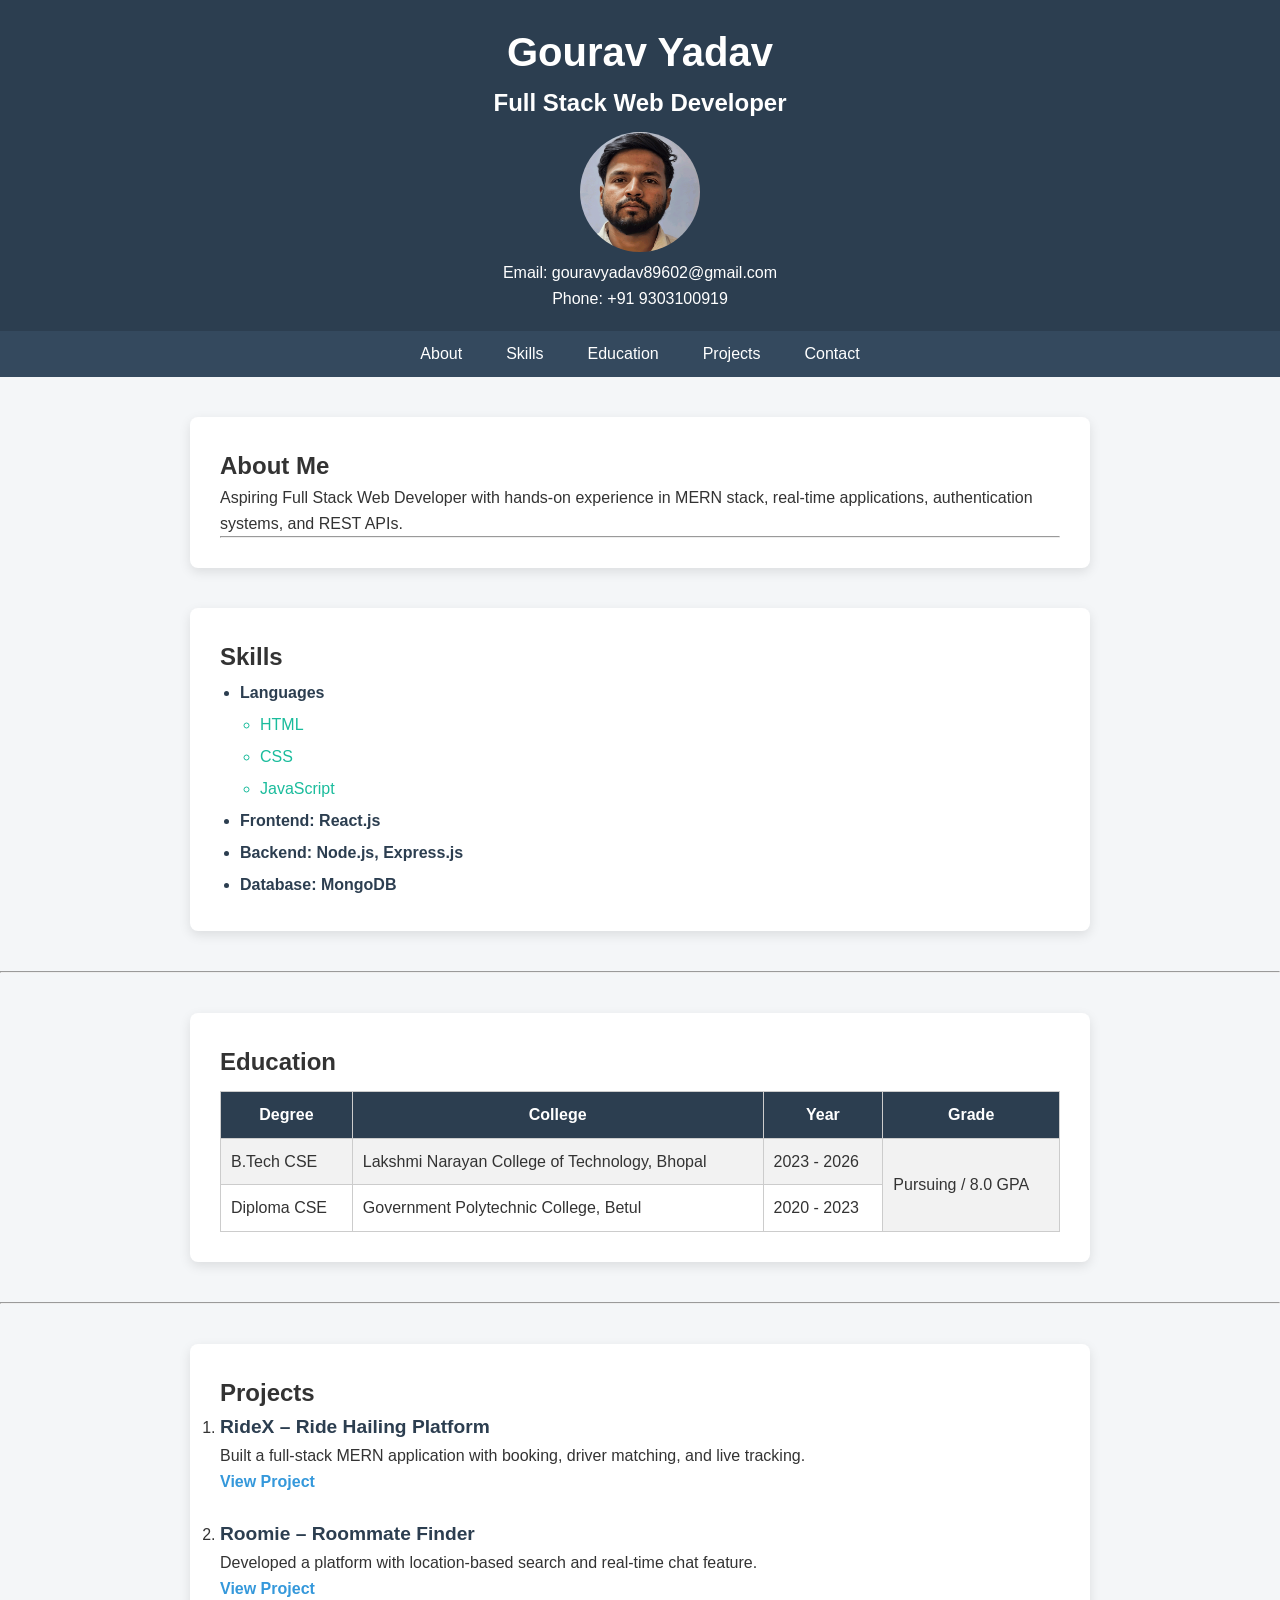
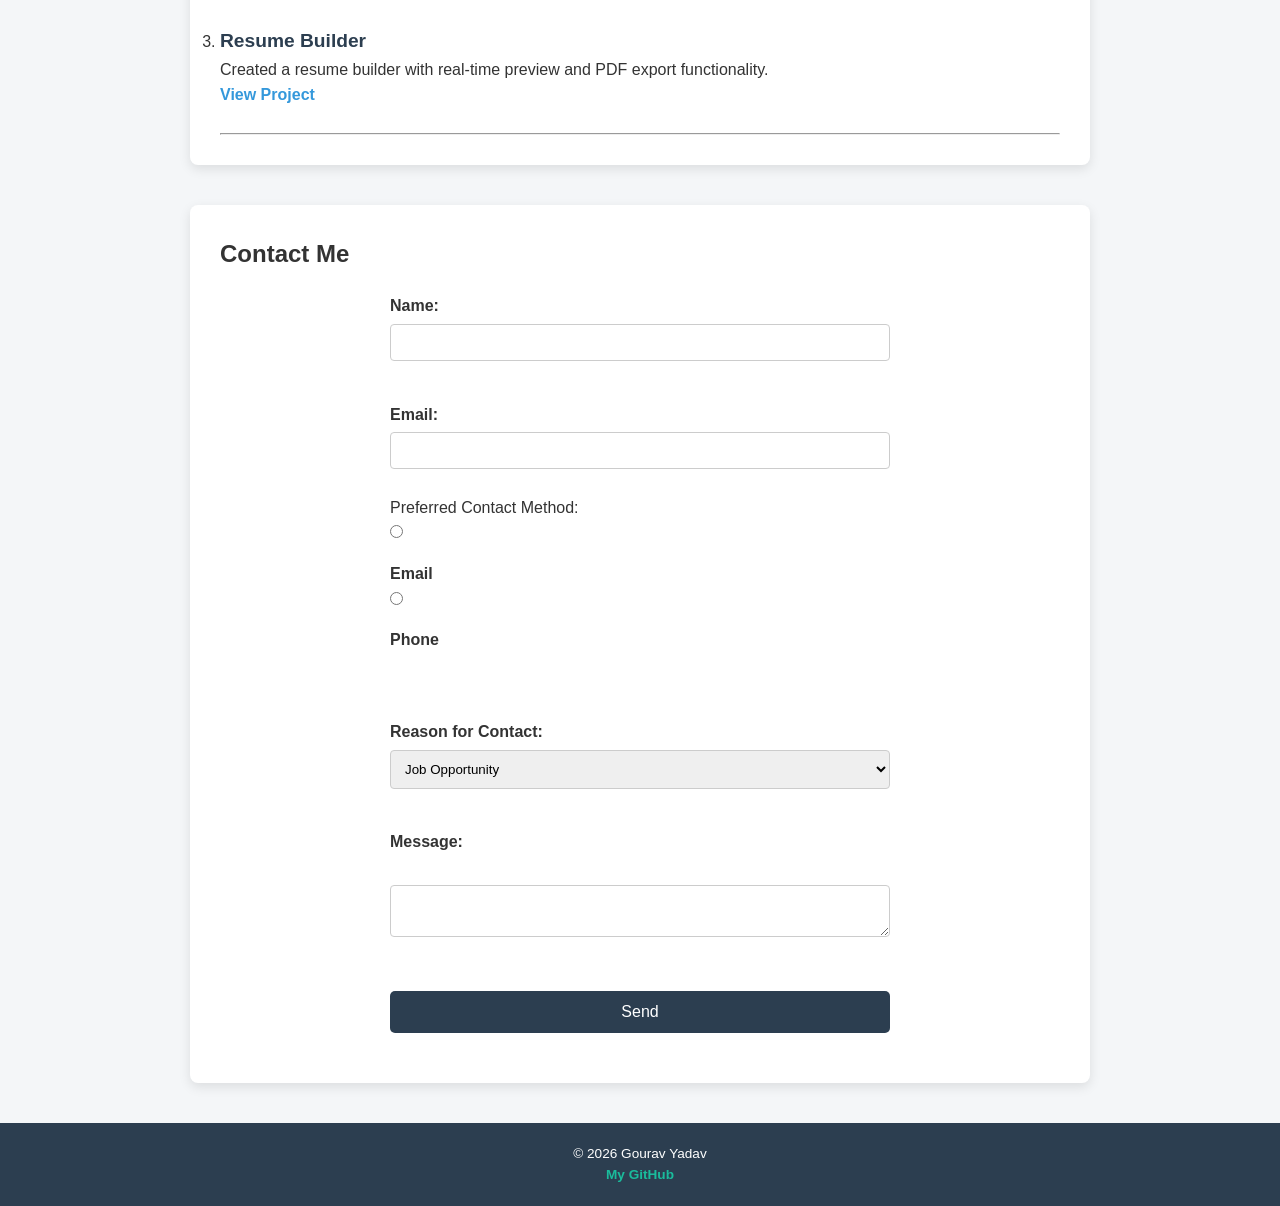
<file: gourav_frontend/html/gourav_portfolio.html>
<!-- This section demonstrates semantic HTML5 header implementation -->
<!DOCTYPE html>
<html>
<head>
  <title>Gourav Portfolio</title>
  <link rel="stylesheet" href="../css/gourav_styles.css">
</head>
<body>
<!-- this is my header section where i added my basic info -->
<header>
  <h1>Gourav Yadav</h1>
  <h2>Full Stack Web Developer</h2>
  <img src="photo.png" alt="Gourav Yadav profile photo">
  <p>Email: gouravyadav89602@gmail.com</p>
  <p>Phone: +91 9303100919</p>
</header>
<!-- navigation links to jump between sections -->
<nav>
  <ul>
    <li><a href="#about">About</a></li>
    <li><a href="#skills">Skills</a></li>
    <li><a href="#education">Education</a></li>
    <li><a href="#projects">Projects</a></li>
    <li><a href="#contact">Contact</a></li>
  </ul>
</nav>
<!-- short intro about me and what i do -->
<section id="about">
  <h2>About Me</h2>
  <p>
    Aspiring Full Stack Web Developer with hands-on experience in MERN stack,
    real-time applications, authentication systems, and REST APIs.
  </p>
  <hr>
</section>
<!-- listing my skills in nested format -->
<section id="skills">
  <h2>Skills</h2>
  <ul>
    <li>Languages
      <ul>
        <li>HTML</li>
        <li>CSS</li>
        <li>JavaScript</li>
      </ul>
    </li>
    <li>Frontend: React.js</li>
    <li>Backend: Node.js, Express.js</li>
    <li>Database: MongoDB</li>
  </ul>
</section>
<hr>
<!-- education details shown using table -->
<section id="education">
  <h2>Education</h2>

  <table border="1">
    <tr>
      <th>Degree</th>
      <th>College</th>
      <th>Year</th>
      <th>Grade</th>
    </tr>

    <tr>
      <td>B.Tech CSE</td>
      <td>Lakshmi Narayan College of Technology, Bhopal</td>
      <td>2023 - 2026</td>
      <td rowspan="2">Pursuing / 8.0 GPA</td>
    </tr>

    <tr>
      <td>Diploma CSE</td>
      <td>Government Polytechnic College, Betul</td>
      <td>2020 - 2023</td>
    </tr>

  </table>
</section>
<hr>
<!-- some of my projects with short description -->
<section id="projects">
  <h2>Projects</h2>

  <ol>
    <li>
      <strong>RideX – Ride Hailing Platform</strong><br>
      Built a full-stack MERN application with booking, driver matching, and live tracking.<br>
      <a href="https://github.com/Gourav1588">View Project</a>
    </li>

    <li>
      <strong>Roomie – Roommate Finder</strong><br>
      Developed a platform with location-based search and real-time chat feature.<br>
      <a href="https://github.com/Gourav1588">View Project</a>
    </li>

    <li>
      <strong>Resume Builder</strong><br>
      Created a resume builder with real-time preview and PDF export functionality.<br>
      <a href="https://github.com/Gourav1588">View Project</a>
    </li>
  </ol>
  <hr>

</section>
<!-- contact form so anyone can reach me -->

<section id="contact">
  <h2>Contact Me</h2>

  

  <form>
    <label for="name">Name:</label>
    <input type="text" id="name" name="name"><br><br>

    <label for="email">Email:</label>
    <input type="email" id="email" name="email"><br><br>

    <p>Preferred Contact Method:</p>
    <input type="radio" id="contact_email" name="contact_method" value="email">
    <label for="contact_email">Email</label>
    <input type="radio" id="contact_phone" name="contact_method" value="phone">
    <label for="contact_phone">Phone</label><br><br>

    <label for="role">Reason for Contact:</label>
    <select id="role" name="role">
      <option value="job">Job Opportunity</option>
      <option value="collab">Collaboration</option>
      <option value="other">Other</option>
    </select><br><br>

    <label for="message">Message:</label><br>
    <textarea id="message" name="message"></textarea><br><br>

    <input type="submit" value="Send">
  </form>
</section>
</section>
<!-- footer with copyright and github link -->

<footer>
  <p>© 2026 Gourav Yadav</p>
  <a href="https://github.com/Gourav1588">My GitHub</a>
</footer>


</body>
</html>
</file>
<file: Capstone_VehicleRentalSystem/frontend/css/global.css>
/* =========================================================================
   DriveEasy - Global Design System & Utility Classes (global.css)
   ========================================================================= */

/* =========================================================================
   1. GLOBAL VARIABLES & THEME
   ========================================================================= */
:root {
  --bg: #0B0E14;
  --panel: #131720;
  --text: #F8FAFC;
  --muted: #94A3B8;
  --accent: #F97316;
  --line: rgba(255, 255, 255, 0.08);
  --white: #FFFFFF;
}

/* =========================================================================
   2. CORE RESET & BASE TYPOGRAPHY
   ========================================================================= */

* {
  margin: 0;
  padding: 0;
  box-sizing: border-box;
}

body {
  background-color: var(--bg);
  color: var(--text);
  font-family: 'Inter', sans-serif;
  font-size: 14px;
  line-height: 1.6;
  overflow-x: hidden;
  background-image: radial-gradient(circle at top, rgba(249, 115, 22, 0.1), transparent);
}

/* =========================================================================
   3. REUSABLE UI COMPONENTS
   ========================================================================= */

/* --- Button System --- */
.btn,
.btn-hero,
.btn-accent,
.btn-outline,
.btn-ghost,
.btn-search,
.btn-cta {
  display: inline-flex;
  align-items: center;
  justify-content: center;
  padding: 10px 24px;
  border-radius: 8px;
  font-size: 14px;
  font-weight: 600;
  text-decoration: none;
  cursor: pointer;
  transition: all 0.2s ease;
  border: none;
  font-family: inherit;
}

/* Primary Brand Buttons */
.btn-accent,
.btn-hero,
.btn-cta {
  background-color: var(--accent);
  color: var(--white);
}

/* Alternative Utility Buttons */
.btn-search {
  background-color: var(--white);
  color: var(--bg);
}

/* Transparent / Bordered Buttons */
.btn-outline,
.btn-ghost {
  background: transparent;
  border: 1px solid var(--line);
  color: var(--text);
}

/* Shared Hover States */
.btn:hover,
.btn-hero:hover,
.btn-accent:hover {
  opacity: 0.9;
  transform: translateY(-2px);
}

/* --- Section Headers --- */
.section-header {
  text-align: center;
  margin-bottom: 48px;
  display: flex;
  flex-direction: column;
  align-items: center;
  width: 100%;
}

.section-subtitle {
  color: var(--accent);
  font-size: 14px;
  font-weight: 700;
  text-transform: uppercase;
  letter-spacing: 1.5px;
  margin-bottom: 8px;
}

.section-header h2 {
  font-size: clamp(28px, 4vw, 40px);
  color: var(--white);
  font-family: 'Space Grotesk', sans-serif;
  margin: 0;
}

/* --- Call to Action Cards --- */
.cta-section {
  padding: 80px 5%;
  text-align: center;
}

.cta-card {
  background: var(--panel);
  padding: 50px;
  border-radius: 15px;
  border: 1px solid var(--line);
}

/* =========================================================================
   4. STRUCTURAL LAYOUTS
   ========================================================================= */

/* --- Navigation Bar --- */
nav {
  position: fixed;
  top: 0;
  width: 100%;
  display: flex;
  justify-content: space-between;
  align-items: center;
  padding: 15px 5%;
  background: rgba(11, 14, 20, 0.8);
  backdrop-filter: blur(10px);
  border-bottom: 1px solid var(--line);
  z-index: 1000;
}

.logo {
  font-size: 20px;
  font-weight: 800;
  color: var(--white);
  text-decoration: none;
}

.logo span {
  color: var(--accent);
}

nav ul {
  display: flex;
  gap: 30px;
  list-style: none;
}

nav ul a {
  text-decoration: none;
  color: var(--muted);
  font-weight: 500;
  transition: color 0.2s ease;
}

nav ul a:hover {
  color: var(--white);
}

/* --- Footer Area --- */
footer {
  background: var(--panel);
  padding: 60px 5% 30px;
  border-top: 1px solid var(--line);
}

.footer-top {
  display: grid;
  grid-template-columns: repeat(auto-fit, minmax(200px, 1fr));
  gap: 40px;
  margin-bottom: 50px;
}

.footer-links h4 {
  color: var(--white);
  margin-bottom: 15px;
  font-size: 12px;
  text-transform: uppercase;
}

.footer-links ul {
  list-style: none;
}

.footer-links a {
  color: var(--muted);
  text-decoration: none;
  display: block;
  margin-bottom: 8px;
  transition: color 0.2s ease;
}

.footer-links a:hover {
  color: var(--white);
}

/* =========================================================================
   5. INTERACTIVE UTILITIES
   ========================================================================= */

/* --- Toast Notifications --- */
.toast {
  position: fixed;
  bottom: 20px;
  right: 20px;
  background: var(--panel);
  border: 1px solid var(--accent);
  padding: 12px 24px;
  border-radius: 8px;
  opacity: 0;
  transition: opacity 0.3s ease;
  z-index: 2000;
  pointer-events: none;
}

.toast.show {
  opacity: 1;
}
</file>
<file: Capstone_VehicleRentalSystem/frontend/css/index.css>
/* =========================================================================
   DriveEasy - Landing Page Styles (index.css)
   ========================================================================= */

/* =========================================================================
   1. VARIABLES & CORE RESET
   ========================================================================= */

:root {
  --bg: #0B0E14;
  --panel: #131720;
  --text: #F8FAFC;
  --muted: #94A3B8;
  --accent: #F97316;
  --line: rgba(255, 255, 255, 0.08);
  --white: #FFFFFF;
}

* {
  margin: 0;
  padding: 0;
  box-sizing: border-box;
  font-family: 'Inter', -apple-system, sans-serif;
}

body {
  background-color: var(--bg);
  color: var(--text);
  line-height: 1.6;
  overflow-x: hidden;
  background-image: radial-gradient(circle at top right, rgba(249, 115, 22, 0.08), transparent);
}

/* =========================================================================
   2. NAVIGATION BAR
   ========================================================================= */

/**
 * Fixed header with backdrop blur for persistent navigation.
 */
nav {
  position: fixed;
  top: 0;
  width: 100%;
  display: flex;
  justify-content: space-between;
  align-items: center;
  padding: 15px 5%;
  background: rgba(11, 14, 20, 0.85);
  backdrop-filter: blur(12px);
  border-bottom: 1px solid var(--line);
  z-index: 1000;
}

.logo {
  font-size: 22px;
  font-weight: 700;
  color: var(--white);
  text-decoration: none;
}

.logo span {
  color: var(--accent);
}

nav ul {
  display: flex;
  gap: 30px;
  list-style: none;
}

nav ul a {
  text-decoration: none;
  color: var(--muted);
  font-size: 14px;
  transition: color 0.2s ease;
}

nav ul a:hover {
  color: var(--white);
}

.nav-cta {
  display: flex;
  gap: 12px;
}

/* =========================================================================
   3. HERO SECTION
   ========================================================================= */

/**
 * Primary landing viewport.
 * Utilizes a flex column layout for vertical centering of the main proposition.
 */
.hero {
  min-height: 100vh;
  padding: 140px 5% 60px;
  display: flex;
  flex-direction: column;
  justify-content: center;
  position: relative;
}

.hero-tag {
  background: rgba(249, 115, 22, 0.1);
  color: var(--accent);
  padding: 6px 16px;
  border-radius: 100px;
  font-size: 11px;
  text-transform: uppercase;
  width: fit-content;
  margin-bottom: 24px;
}

h1 {
  font-size: clamp(36px, 6vw, 75px);
  font-weight: 800;
  color: var(--white);
  line-height: 1.1;
  max-width: 900px;
}

h1 em {
  color: var(--accent);
  font-style: normal;
}

.hero-sub {
  color: var(--muted);
  max-width: 500px;
  margin: 20px 0 40px;
  font-size: 16px;
}

.hero-actions {
  display: flex;
  gap: 15px;
}

/**
 * Absolute positioned background visual element.
 * Excluded from pointer events to prevent interaction blocking.
 */
.hero-visual {
  position: absolute;
  right: 20px;
  top: 55%;
  transform: translateY(-50%);
  width: 45%;
  max-width: 600px;
  z-index: -1;
  pointer-events: none;
}

.hero-stats {
  display: flex;
  gap: 40px;
  margin-top: 60px;
  padding-top: 30px;
  border-top: 1px solid var(--line);
}

.stat-num {
  font-size: 32px;
  font-weight: 700;
  color: var(--white);
}

.stat-num span {
  color: var(--accent);
}

.stat-label {
  font-size: 12px;
  color: var(--muted);
}

/* =========================================================================
   4. SEARCH CARD COMPONENT
   ========================================================================= */

/**
 * Quick search interface.
 * Utilizes a negative top margin to overlap the preceding hero section.
 */
.search-section {
  padding: 40px 5%;
  margin-top: -60px;
}

.search-card {
  background: var(--panel);
  border: 1px solid var(--line);
  padding: 25px;
  border-radius: 16px;
  display: flex;
  gap: 15px;
  flex-wrap: wrap;
  align-items: flex-end;
  box-shadow: 0 20px 40px rgba(0, 0, 0, 0.5);
}

.search-field {
  flex: 1;
  min-width: 180px;
  display: flex;
  flex-direction: column;
  gap: 8px;
}

.search-field label {
  font-size: 10px;
  text-transform: uppercase;
  color: var(--muted);
}

.search-field input,
.search-field select {
  background: var(--bg);
  border: 1px solid var(--line);
  padding: 12px;
  border-radius: 8px;
  color: var(--white);
  outline: none;
}

/* =========================================================================
   5. VEHICLE PREVIEW GRID
   ========================================================================= */

.vehicles-section {
  padding: 80px 5%;
}

.vehicles-grid {
  display: grid;
  grid-template-columns: repeat(auto-fit, minmax(300px, 1fr));
  gap: 30px;
}

.vehicle-card {
  background: var(--panel);
  border: 1px solid var(--line);
  border-radius: 16px;
  overflow: hidden;
  transition: transform 0.3s ease, border-color 0.3s ease;
}

.vehicle-card:hover {
  transform: translateY(-5px);
  border-color: var(--accent);
}

.vehicle-img {
  height: 180px;
  background: #000;
  display: flex;
  justify-content: center;
  align-items: center;
  position: relative;
}

.vehicle-img svg {
  width: 80px;
  stroke: var(--muted);
  stroke-width: 1.5;
}

.vehicle-badge {
  position: absolute;
  top: 12px;
  right: 12px;
  background: rgba(52, 211, 153, 0.1);
  color: #34D399;
  padding: 4px 10px;
  font-size: 10px;
  border-radius: 6px;
}

.vehicle-info {
  padding: 20px;
}

.vehicle-cat {
  font-size: 11px;
  color: var(--accent);
  text-transform: uppercase;
  font-weight: 600;
}

.vehicle-name {
  font-size: 20px;
  margin: 8px 0 15px;
  color: var(--white);
}

.vehicle-tags {
  display: flex;
  gap: 8px;
  margin-bottom: 20px;
  flex-wrap: wrap;
}

.tag {
  font-size: 11px;
  background: var(--bg);
  padding: 5px 10px;
  border-radius: 4px;
  color: var(--muted);
}

.vehicle-footer {
  display: flex;
  justify-content: space-between;
  align-items: center;
  border-top: 1px solid var(--line);
  padding-top: 15px;
}

.vehicle-price {
  font-size: 20px;
  font-weight: 700;
  color: var(--white);
}

.vehicle-price span {
  font-size: 13px;
  color: var(--muted);
  font-weight: 400;
}

/* =========================================================================
   6. INSTRUCTIONAL & CATEGORY GRIDS
   ========================================================================= */

.how-section,
.categories-section {
  padding: 80px 5%;
  border-top: 1px solid var(--line);
}

.steps-grid,
.categories-grid {
  display: grid;
  grid-template-columns: repeat(auto-fit, minmax(220px, 1fr));
  gap: 20px;
  margin-top: 40px;
}

.step,
.cat-card {
  background: var(--panel);
  padding: 40px 25px;
  border-radius: 16px;
  border: 1px solid var(--line);
  text-align: center;
  transition: transform 0.3s ease, border-color 0.3s ease;
}

.step:hover,
.cat-card:hover {
  border-color: var(--accent);
  transform: translateY(-5px);
}

.step-num {
  font-size: 36px;
  font-weight: 800;
  color: var(--accent);
  margin-bottom: 15px;
  opacity: 0.3;
}

.cat-icon svg {
  width: 40px;
  height: 40px;
  stroke: var(--white);
  margin-bottom: 15px;
}

/* =========================================================================
   7. BUTTON COMPONENTS (Local Fallbacks)
   ========================================================================= */

.btn-accent,
.btn-hero,
.btn-cta,
.btn-search {
  background: var(--accent);
  color: var(--white);
  padding: 12px 24px;
  border-radius: 8px;
  border: none;
  font-weight: 700;
  text-decoration: none;
  cursor: pointer;
  transition: transform 0.2s ease, opacity 0.2s ease;
  display: inline-block;
}

.btn-outline,
.btn-ghost {
  background: transparent;
  border: 1px solid var(--line);
  color: var(--white);
  padding: 10px 20px;
  border-radius: 8px;
  text-decoration: none;
  transition: transform 0.2s ease, opacity 0.2s ease;
}

.btn-accent:hover,
.btn-hero:hover {
  transform: translateY(-2px);
  opacity: 0.9;
}

/* =========================================================================
   8. FOOTER
   ========================================================================= */

footer {
  background: var(--panel);
  padding: 80px 5% 30px;
  border-top: 1px solid var(--line);
}

.footer-top {
  display: grid;
  grid-template-columns: repeat(auto-fit, minmax(200px, 1fr));
  gap: 50px;
  margin-bottom: 50px;
}

.footer-links h4 {
  color: var(--white);
  text-transform: uppercase;
  font-size: 12px;
  margin-bottom: 20px;
}

.footer-links ul {
  list-style: none;
}

.footer-links a {
  color: var(--muted);
  text-decoration: none;
  display: block;
  margin-bottom: 10px;
  font-size: 14px;
}

.footer-bottom {
  display: flex;
  justify-content: space-between;
  border-top: 1px solid var(--line);
  padding-top: 25px;
  color: var(--muted);
  font-size: 13px;
}

/* =========================================================================
   9. ISOLATED AUTH & FEEDBACK UI
   ========================================================================= */

.auth-wrapper {
  min-height: 100vh;
  display: flex;
  justify-content: center;
  align-items: center;
  padding: 20px;
}

.auth-card {
  background: var(--panel);
  border: 1px solid var(--line);
  padding: 40px;
  border-radius: 16px;
  width: 100%;
  max-width: 420px;
}

.toast {
  position: fixed;
  bottom: 30px;
  right: 30px;
  background: var(--panel);
  border: 1px solid var(--accent);
  color: var(--white);
  padding: 15px 25px;
  border-radius: 8px;
  opacity: 0;
  transition: opacity 0.3s ease;
  z-index: 2000;
}

.toast.show {
  opacity: 1;
}
</file>
<file: gourav_frontend/mini_app/product_inventory_dashboard/css/style.css>
* {
  box-sizing: border-box;
  margin: 0;
  padding: 0;
}

body {
  font-family: 'Segoe UI', Tahoma, sans-serif;
  background: #12112a;
  color: #e0dff8;
  padding: 28px 16px;
  min-height: 100vh;
}

/* ── Centered container ── */
header,
#controls,
#analytics,
#productGrid,
#formSection {
  max-width: 960px;
  margin: 0 auto 20px;
}

/* ── Header ── */
header {
  background: linear-gradient(135deg, #6c3fc5, #c042b8);
  color: #fff;
  padding: 22px 30px;
  border-radius: 14px;
  box-shadow: 0 6px 24px rgba(192,66,184,0.35);
}

header h1 {
  font-size: 1.25rem;
  font-weight: 700;
  letter-spacing: 0.04em;
}

/* ── Controls ── */
#controls {
  background: #1c1b3a;
  border-radius: 14px;
  padding: 18px 24px;
  border: 1px solid #2e2b55;
  display: flex;
  flex-wrap: wrap;
  gap: 12px;
  align-items: center;
}

#controls input,
#controls select {
  padding: 9px 13px;
  border: 1px solid #3a3760;
  border-radius: 8px;
  font-size: 0.88rem;
  font-family: inherit;
  background: #12112a;
  outline: none;
  color: #e0dff8;
  flex: 1;
  min-width: 150px;
}

#controls input:focus,
#controls select:focus {
  border-color: #a855f7;
  box-shadow: 0 0 0 3px rgba(168,85,247,0.15);
}

#controls input::placeholder {
  color: #5a587a;
}

#controls select option {
  background: #1c1b3a;
}

#lowStockBtn {
  padding: 9px 18px;
  border: 1px solid #3a3760;
  border-radius: 8px;
  background: #12112a;
  font-size: 0.88rem;
  font-family: inherit;
  cursor: pointer;
  color: #c0bef0;
  white-space: nowrap;
  font-weight: 600;
}

#lowStockBtn:hover {
  border-color: #a855f7;
  color: #a855f7;
}

#lowStockBtn.active {
  background: linear-gradient(135deg, #7c3aed, #c042b8);
  color: #fff;
  border-color: transparent;
  box-shadow: 0 0 12px rgba(168,85,247,0.4);
}

/* ── Analytics ── */
#analytics {
  display: grid;
  grid-template-columns: repeat(4, 1fr);
  gap: 14px;
}

#totalProducts,
#totalValue,
#outOfStock,
#categoryStats {
  border-radius: 12px;
  padding: 20px 18px;
  font-size: 0.72rem;
  font-weight: 700;
  text-transform: uppercase;
  letter-spacing: 0.07em;
  border: 1px solid #2e2b55;
}

#totalProducts {
  background: linear-gradient(135deg, #3b2d8a, #6c3fc5);
  color: #fff;
  box-shadow: 0 4px 16px rgba(108,63,197,0.35);
  border-color: transparent;
}

#totalValue {
  background: linear-gradient(135deg, #7c2d8a, #c042b8);
  color: #fff;
  box-shadow: 0 4px 16px rgba(192,66,184,0.35);
  border-color: transparent;
}

#outOfStock {
  background: linear-gradient(135deg, #8a2d5a, #d04080);
  color: #fff;
  box-shadow: 0 4px 16px rgba(208,64,128,0.3);
  border-color: transparent;
}

#categoryStats {
  background: #1c1b3a;
  color: #a0a0d8;
  display: flex;
  flex-direction: column;
  gap: 5px;
}

#categoryStats p {
  font-size: 0.78rem;
  font-weight: 500;
  color: #8888bb;
  text-transform: none;
  letter-spacing: 0;
}

/* ── Product Grid ── */
#productGrid {
  display: grid;
  grid-template-columns: repeat(3, 1fr);
  gap: 16px;
}

#productGrid > div {
  background: #1c1b3a;
  border-radius: 12px;
  padding: 18px;
  border: 1px solid #2e2b55;
  transition: border-color 0.2s, box-shadow 0.2s;
}

#productGrid > div:hover {
  border-color: #7c3aed;
  box-shadow: 0 0 16px rgba(124,58,237,0.2);
}

#productGrid > div h3 {
  font-size: 0.98rem;
  font-weight: 700;
  color: #e0dff8;
  margin-bottom: 12px;
}

#productGrid > div p {
  display: flex;
  justify-content: space-between;
  font-size: 0.83rem;
  margin-bottom: 6px;
  color: #8888bb;
}

#productGrid > div button {
  display: block;
  width: 100%;
  margin-top: 14px;
  padding: 8px;
  border: none;
  border-radius: 7px;
  font-size: 0.83rem;
  font-family: inherit;
  cursor: pointer;
  font-weight: 700;
  background: linear-gradient(135deg, #7c3aed, #c042b8);
  color: #fff;
  box-shadow: 0 2px 10px rgba(124,58,237,0.3);
  letter-spacing: 0.03em;
}

#productGrid > div button:hover {
  box-shadow: 0 4px 16px rgba(192,66,184,0.5);
  opacity: 0.9;
}

#productGrid > p {
  grid-column: 1 / -1;
  text-align: center;
  color: #5a587a;
  padding: 48px;
  font-size: 0.95rem;
}

/* ── Form Section ── */
#formSection {
  background: #1c1b3a;
  border-radius: 14px;
  padding: 24px 28px;
  border: 1px solid #2e2b55;
}

#formSection h2 {
  font-size: 1rem;
  font-weight: 700;
  color: #c0bef0;
  margin-bottom: 18px;
  padding-bottom: 10px;
  border-bottom: 1px solid #2e2b55;
}

#productForm {
  display: grid;
  grid-template-columns: 1fr 1fr;
  gap: 14px;
  align-items: end;
}

#productForm label {
  display: block;
  font-size: 0.75rem;
  font-weight: 700;
  color: #7878aa;
  margin-bottom: 5px;
  text-transform: uppercase;
  letter-spacing: 0.06em;
}

#productForm input,
#productForm select {
  width: 100%;
  padding: 9px 13px;
  border: 1px solid #3a3760;
  border-radius: 8px;
  font-size: 0.88rem;
  font-family: inherit;
  background: #12112a;
  outline: none;
  color: #e0dff8;
}

#productForm input:focus,
#productForm select:focus {
  border-color: #a855f7;
  box-shadow: 0 0 0 3px rgba(168,85,247,0.15);
}

#productForm select option {
  background: #1c1b3a;
}

#productForm button[type="submit"] {
  grid-column: 1 / -1;
  padding: 11px;
  background: linear-gradient(135deg, #6c3fc5, #c042b8);
  border: none;
  border-radius: 8px;
  color: #fff;
  font-size: 0.9rem;
  font-family: inherit;
  font-weight: 700;
  cursor: pointer;
  letter-spacing: 0.05em;
  box-shadow: 0 4px 16px rgba(192,66,184,0.35);
}

#productForm button[type="submit"]:hover {
  box-shadow: 0 6px 22px rgba(192,66,184,0.5);
  opacity: 0.92;
}

/* ── Stock Badges ── */
.badge {
  display: inline-block;
  font-size: 0.65rem;
  font-weight: 700;
  padding: 2px 8px;
  border-radius: 20px;
  vertical-align: middle;
  letter-spacing: 0.04em;
}

.low-stock {
  background: rgba(220, 80, 80, 0.15);
  color: #ff6b6b;
  border: 1px solid #ff6b6b;
}

.out-of-stock {
  background: rgba(180, 40, 40, 0.2);
  color: #ff4444;
  border: 1px solid #ff4444;
}

/* ── Toast Notification ── */
#toast {
  position: fixed;
  bottom: 30px;
  right: 30px;
  background: #2e2b55;
  color: #e0dff8;
  padding: 12px 22px;
  border-radius: 8px;
  font-size: 0.88rem;
  font-family: inherit;
  border: 1px solid #7c3aed;
  box-shadow: 0 4px 16px rgba(124,58,237,0.3);
  opacity: 0;
  transform: translateY(12px);
  transition: opacity 0.3s ease, transform 0.3s ease;
  z-index: 999;
}

#toast.show {
  opacity: 1;
  transform: translateY(0);
}

/* ── Responsive ── */
@media (max-width: 700px) {
  #analytics { grid-template-columns: 1fr 1fr; }
  #productGrid { grid-template-columns: 1fr 1fr; }
}

@media (max-width: 480px) {
  #productGrid { grid-template-columns: 1fr; }
  #productForm { grid-template-columns: 1fr; }
  #controls { flex-direction: column; }
  #controls input, #controls select { width: 100%; }
}

/* ── Stock Badges ── */
.badge {
  display: inline-block;
  font-size: 0.65rem;
  font-weight: 700;
  padding: 2px 8px;
  border-radius: 20px;
  vertical-align: middle;
}

.low-stock {
  background: rgba(220, 80, 80, 0.15);
  color: #ff6b6b;
  border: 1px solid #ff6b6b;
}

.out-of-stock {
  background: rgba(180, 40, 40, 0.2);
  color: #ff4444;
  border: 1px solid #ff4444;
}
</file>
<file: Capstone_VehicleRentalSystem/frontend/css/admin.css>
/* =========================================================================
   DriveEasy - Administrator Dashboard Styles (admin.css)
   ========================================================================= */

/* =========================================================================
   1. GLOBAL VARIABLES & BASE TYPOGRAPHY
   ========================================================================= */
:root {
    /* Color Palette */
    --bg-color: #0b0e14;
    --panel: #151a23;
    --line: #2a3140;
    --white: #ffffff;
    --text: #e2e8f0;
    --muted: #94a3b8;

    /* Brand & Status Colors */
    --accent: #f97316;
    --accent-glow: rgba(249, 115, 22, 0.2);
    --red: #ef4444;
    --green: #10b981;
}

body {
    background-color: var(--bg-color);
    color: var(--text);
    font-family: -apple-system, BlinkMacSystemFont, "Segoe UI", Roboto, Helvetica, Arial, sans-serif;
    margin: 0;
    padding: 0;
}

/* =========================================================================
   2. FORM ELEMENTS & INPUTS
   ========================================================================= */

/* Standardize input dimensions and behavior */
input:not([type="checkbox"]):not([type="radio"]),
select,
textarea {
    background: var(--bg-color);
    border: 1px solid var(--line);
    border-radius: 8px;
    padding: 12px 16px;
    color: var(--white);
    font-family: inherit;
    font-size: 14px;
    outline: none;
    transition: all 0.2s ease;
    box-sizing: border-box;
    width: 100%;
}

/* Focus states for accessibility and UX */
input:focus,
select:focus,
textarea:focus {
    border-color: var(--accent);
    box-shadow: 0 0 0 3px var(--accent-glow);
}

/* Form field containers */
.field {
    display: flex;
    flex-direction: column;
    gap: 8px;
    margin-bottom: 16px;
    width: 100%;
}

.field label {
    font-size: 11px;
    color: var(--muted);
    text-transform: uppercase;
    letter-spacing: 0.5px;
    font-weight: 600;
}

/* =========================================================================
   3. GLOBAL BUTTON STYLES
   ========================================================================= */

.btn-primary,
.btn-accent {
    background: var(--accent);
    color: var(--white);
    border: none;
    padding: 12px 24px;
    border-radius: 8px;
    font-weight: 600;
    cursor: pointer;
    transition: background 0.2s;
}

.btn-primary:hover,
.btn-accent:hover {
    background: #ea580c;
}

.btn-outline {
    background: transparent;
    color: var(--white);
    border: 1px solid var(--line);
    padding: 12px 24px;
    border-radius: 8px;
    font-weight: 600;
    cursor: pointer;
    transition: all 0.2s;
}

.btn-outline:hover {
    background: var(--line);
}

/* =========================================================================
   4. STRUCTURAL LAYOUT & NAVIGATION
   ========================================================================= */

/* Main CSS Grid defining the sidebar and content areas */
.admin-layout {
    padding: 80px 48px;
    max-width: 1400px;
    margin: 0 auto;
    display: grid;
    grid-template-columns: 260px 1fr;
    gap: 48px;
    align-items: start;
}

/* Persistent sticky sidebar */
.admin-sidebar {
    background: var(--panel);
    border: 1px solid var(--line);
    border-radius: 16px;
    padding: 32px 24px;
    display: flex;
    flex-direction: column;
    position: sticky;
    top: 80px;
    min-height: calc(100vh - 160px);
    box-sizing: border-box;
}

.sidebar-brand h2 {
    color: var(--white);
    margin: 0 0 48px 0;
    font-size: 24px;
}

.sidebar-brand span {
    color: var(--accent);
}

.sidebar-nav {
    display: flex;
    flex-direction: column;
    gap: 8px;
    flex: 1;
}

/* Navigation Interactive States */
.nav-btn {
    background: transparent;
    border: none;
    color: var(--muted);
    padding: 14px 16px;
    border-radius: 8px;
    text-align: left;
    font-size: 15px;
    font-weight: 500;
    cursor: pointer;
    transition: all 0.2s;
}

.nav-btn:hover {
    background: rgba(255, 255, 255, 0.05);
    color: var(--white);
}

.nav-btn.active {
    background: var(--accent);
    color: var(--white);
    font-weight: 600;
}

.logout-btn {
    color: var(--red);
    margin-top: auto;
    border-top: 1px solid var(--line);
    border-radius: 0;
    padding-top: 24px;
}

.logout-btn:hover {
    color: #f87171;
    background: transparent;
}

/* =========================================================================
   5. DASHBOARD METRICS & HEADER
   ========================================================================= */

.admin-header {
    display: flex;
    justify-content: space-between;
    align-items: flex-end;
    margin-bottom: 40px;
}

.admin-header h1 {
    font-size: 32px;
    margin: 0 0 8px 0;
    color: var(--white);
}

.admin-header p {
    color: var(--muted);
    margin: 0;
}

/* KPI Card Grid */
.stats-grid {
    display: grid;
    grid-template-columns: repeat(3, 1fr);
    gap: 24px;
    margin-bottom: 48px;
}

.stat-card {
    background: var(--panel);
    border: 1px solid var(--line);
    border-radius: 16px;
    padding: 24px;
}

.stat-card p {
    font-size: 12px;
    color: var(--muted);
    text-transform: uppercase;
    font-weight: 600;
    margin: 0 0 12px 0;
}

.stat-card h3 {
    font-size: 36px;
    font-weight: 700;
    color: var(--white);
    margin: 0;
}

/* =========================================================================
   6. DATA TABLES & ROW ACTIONS
   ========================================================================= */

.admin-panel {
    background: var(--panel);
    border: 1px solid var(--line);
    border-radius: 16px;
    overflow: hidden;
}

.panel-header {
    padding: 24px;
    border-bottom: 1px solid var(--line);
}

.panel-header h3 {
    margin: 0;
    font-size: 18px;
    color: var(--white);
}

.table-responsive {
    overflow-x: auto;
}

.admin-table {
    width: 100%;
    border-collapse: collapse;
    text-align: left;
}

.admin-table th {
    padding: 16px 24px;
    background: rgba(0, 0, 0, 0.3);
    font-size: 11px;
    color: var(--muted);
    text-transform: uppercase;
    letter-spacing: 1px;
    border-bottom: 1px solid var(--line);
}

.admin-table td {
    padding: 16px 24px;
    border-bottom: 1px solid var(--line);
    color: var(--text);
    font-size: 14px;
    vertical-align: middle;
}

.admin-table tr:hover td {
    background: rgba(255, 255, 255, 0.03);
}

/* Standardized Inline Action Buttons (Overrides applied for specificity) */
.action-btn {
    display: inline-flex !important;
    align-items: center;
    justify-content: center;
    background-color: #1e293b !important;
    color: #ffffff !important;
    border: 1px solid var(--line) !important;
    padding: 6px 14px !important;
    border-radius: 6px !important;
    cursor: pointer !important;
    font-size: 12px !important;
    font-weight: 600 !important;
    transition: all 0.2s ease !important;
    text-decoration: none !important;
    min-width: 85px;
}

.action-btn:hover {
    background-color: #334155 !important;
    border-color: var(--muted) !important;
    transform: translateY(-1px);
}

/* Destructive Action Override */
.action-btn.delete {
    color: #f87171 !important;
    border-color: rgba(239, 68, 68, 0.3) !important;
}

.action-btn.delete:hover {
    background-color: rgba(239, 68, 68, 0.1) !important;
    border-color: #ef4444 !important;
}

/* Shared Status Indicator */
.status-badge {
    padding: 4px 10px;
    border-radius: 4px;
    font-size: 11px;
    font-weight: 700;
}

/* =========================================================================
   7. MODAL DIALOG COMPONENTS
   ========================================================================= */

/* Background obscuration layer */
.modal-overlay {
    position: fixed;
    top: 0; left: 0; right: 0; bottom: 0;
    background: rgba(11, 14, 20, 0.85);
    backdrop-filter: blur(4px);
    z-index: 2000;
    display: none;
    align-items: center;
    justify-content: center;
    opacity: 0;
    transition: opacity 0.3s ease;
}

.modal-overlay.active {
    display: flex;
    opacity: 1;
}

/* Modal structural container */
.modal-content {
    background: var(--panel);
    border: 1px solid var(--line);
    border-radius: 20px;
    width: 100%;
    max-width: 500px;
    padding: 32px;
    position: relative;
    transform: translateY(20px);
    transition: transform 0.3s ease;
}

.modal-overlay.active .modal-content {
    transform: translateY(0);
}

.modal-close {
    position: absolute;
    top: 24px;
    right: 24px;
    background: transparent;
    border: none;
    color: var(--muted);
    font-size: 24px;
    cursor: pointer;
    transition: color 0.2s ease;
}

.modal-close:hover {
    color: var(--white);
}

.modal-content h3 {
    font-size: 24px;
    color: var(--white);
    margin: 0 0 24px 0;
}

.modal-actions {
    display: flex;
    gap: 12px;
    margin-top: 24px;
}

.modal-actions button {
    flex: 1;
    padding: 14px;
    font-size: 15px;
}

/* =========================================================================
   8. FEEDBACK NOTIFICATIONS (TOAST)
   ========================================================================= */

.toast {
    position: fixed;
    bottom: 30px;
    right: 30px;
    background: var(--white);
    color: var(--bg-color);
    padding: 16px 24px;
    border-radius: 8px;
    font-weight: 600;
    box-shadow: 0 10px 25px rgba(0, 0, 0, 0.5);
    z-index: 3000;
    transform: translateY(100px);
    opacity: 0;
    transition: all 0.3s cubic-bezier(0.68, -0.55, 0.265, 1.55);
}

.toast.show {
    transform: translateY(0);
    opacity: 1;
}
</file>
<file: Capstone_VehicleRentalSystem/frontend/css/auth.css>
/* =========================================================================
   DriveEasy - Authentication Styles (auth.css)
   ========================================================================= */

/* =========================================================================
   1. AUTHENTICATION LAYOUT
   ========================================================================= */

/**
 * Centered container for authentication forms.
 * Utilizes flexbox for viewport centering and a subtle radial gradient.
 */
.auth-wrapper {
  min-height: 100vh;
  display: flex;
  justify-content: center;
  align-items: center;
  padding: 20px;
  background-image: radial-gradient(circle at bottom right, rgba(249, 115, 22, 0.05), transparent);
}

/**
 * The primary card component for login and registration forms.
 * Includes entrance animations and elevation via box-shadow.
 */
.auth-card {
  background: var(--panel);
  border: 1px solid var(--line);
  border-radius: 12px;
  padding: 40px;
  width: 100%;
  max-width: 400px;
  box-shadow: 0 20px 40px rgba(0,0,0,0.4);
  animation: authFadeIn 0.5s ease-out;
}

@keyframes authFadeIn {
  from { opacity: 0; transform: translateY(10px); }
  to { opacity: 1; transform: translateY(0); }
}

/* =========================================================================
   2. TYPOGRAPHY & HEADERS
   ========================================================================= */

.auth-header {
  text-align: center;
  margin-bottom: 30px;
}

.auth-header h2 {
  font-size: 24px;
  color: var(--white);
  margin-bottom: 8px;
}

.auth-header p {
  color: var(--muted);
  font-size: 14px;
}

/* =========================================================================
   3. FORM ARCHITECTURE
   ========================================================================= */

.auth-form {
  display: flex;
  flex-direction: column;
  gap: 15px;
}

.field {
  display: flex;
  flex-direction: column;
  gap: 6px;
}

.field label {
  font-size: 11px;
  text-transform: uppercase;
  color: var(--muted);
  letter-spacing: 1px;
}

/**
 * Input field styling with state transitions.
 */
.field input {
  background: var(--bg);
  border: 1px solid var(--line);
  padding: 12px;
  border-radius: 6px;
  color: var(--white);
  outline: none;
  transition: border-color 0.2s ease;
}

.field input:focus {
  border-color: var(--accent);
}

/* =========================================================================
   4. NAVIGATION & FOOTER
   ========================================================================= */

/**
 * Footer section for secondary navigation (e.g., "Create Account" link).
 */
.auth-footer {
  margin-top: 25px;
  padding-top: 20px;
  border-top: 1px solid var(--line);
  text-align: center;
  font-size: 13px;
}

.auth-footer a {
  color: var(--accent);
  text-decoration: none;
  font-weight: 600;
}

/**
 * Absolute positioned link to allow navigation back to the landing page.
 */
.back-home {
  position: absolute;
  top: 20px;
  left: 20px;
  color: var(--muted);
  text-decoration: none;
  font-size: 13px;
  transition: color 0.2s ease;
}

.back-home:hover {
  color: var(--white);
}
</file>
<file: Capstone_VehicleRentalSystem/frontend/css/profile.css>
/* ===============================
   1. CORE VARIABLES & RESET
   =============================== */
:root {
  --bg: #0B0E14;
  --panel: #131720;
  --text: #F8FAFC;
  --muted: #94A3B8;
  --accent: #F97316;
  --line: rgba(255, 255, 255, 0.08);
  --white: #FFFFFF;
  --red: #EF4444;
}

* {
  margin: 0; padding: 0;
  box-sizing: border-box;
  font-family: 'Inter', sans-serif;
}

body {
  background-color: var(--bg);
  color: var(--text);
  line-height: 1.6;
  overflow-x: hidden;
  background-image: radial-gradient(circle at top right, rgba(249, 115, 22, 0.05), transparent);
}

/* ===============================
   2. NAVIGATION & GLOBAL BUTTONS
   =============================== */
nav {
  position: fixed;
  top: 0; width: 100%;
  display: flex;
  justify-content: space-between;
  align-items: center;
  padding: 15px 5%;
  background: rgba(11, 14, 20, 0.9);
  backdrop-filter: blur(12px);
  border-bottom: 1px solid var(--line);
  z-index: 1000;
}

.logo { font-size: 22px; font-weight: 700; color: var(--white); text-decoration: none; }
.logo span { color: var(--accent); }

.nav-cta { display: flex; gap: 12px; }
.btn, .btn-hero, .btn-accent, .btn-outline, .btn-search, .btn-cta {
  display: inline-flex;
  align-items: center;
  justify-content: center;
  padding: 12px 24px;
  border-radius: 8px;
  font-weight: 600;
  text-decoration: none;
  cursor: pointer;
  transition: 0.2s;

  border: none;
  font-family: inherit;
}

.btn-accent, .btn-hero, .btn-cta { background: var(--accent); color: var(--white); }
.btn-outline { background: transparent; border: 1px solid var(--line); color: var(--text); }
.btn-search { background: var(--white); color: var(--bg); }
.btn:hover { transform: translateY(-2px); opacity: 0.9; }

/* ===============================
   3. DASHBOARD LAYOUT
   =============================== */
.dashboard-wrapper {
  padding: 120px 5% 50px;
  display: grid;
  grid-template-columns: 280px 1fr; /* Fixed Sidebar Width */
  gap: 40px;
  max-width: 1400px;
  margin: 0 auto;
  align-items: start;
}

.dash-sidebar {
  background: var(--panel);
  border: 1px solid var(--line);
  border-radius: 12px;
  padding: 24px;
  position: sticky;
  top: 100px;
}

.user-welcome {
  margin-bottom: 20px;
  padding-bottom: 20px;
  border-bottom: 1px solid var(--line);
}

.dash-nav {
  display: flex;
  flex-direction: column;
  gap: 8px;
}

.dash-link {
  width: 100%;
  padding: 12px 16px;
  border-radius: 8px;
  color: var(--muted);
  text-align: left;
  background: rgba(255,255,255,0.02);
  cursor: pointer;
}

.dash-link.active {
  background: var(--accent);
  color: var(--white);
}

.logout-btn {
  margin-top: 20px;
  color: var(--red);
  background: rgba(239, 68, 68, 0.05);
}

/* ===============================
   4. ACCOUNT SETTINGS
   =============================== */
.settings-form {
  background: var(--panel);
  border: 1px solid var(--line);
  padding: 32px;
  border-radius: 16px;
  max-width: 600px;
  display: flex;
  flex-direction: column;
  gap: 20px;
}

.settings-form .field {
  display: flex;
  flex-direction: column;
  gap: 8px;
}

.settings-form label {
  font-size: 14px;
  font-weight: 600;
  color: var(--white);
}

.settings-form input {
  width: 100%;
  background: var(--bg);
  border: 1px solid var(--line);
  padding: 12px 16px;
  border-radius: 8px;
  color: var(--white);
  outline: none;
  transition: 0.2s;
}

.settings-form input:focus { border-color: var(--accent); }

.settings-form p {
  font-size: 12px;
  color: var(--muted);
  margin-top: -10px;
}

/* ===============================
   5. BOOKING CARDS (List View)
   =============================== */
.tab-pane { display: none; }
.tab-pane.active { display: block; animation: fadeIn 0.4s ease; }

.booking-card {
  background: var(--panel);
  border: 1px solid var(--line);
  padding: 20px;
  border-radius: 12px;
  display: flex;
  justify-content: space-between;
  align-items: center;
  margin-bottom: 16px;
}

.booking-card:hover { border-color: var(--accent); }

.booking-details { display: flex; gap: 20px; align-items: center; }

.booking-icon {
  width: 55px; height: 55px;
  background: var(--bg);
  border-radius: 10px;
  display: flex; align-items: center; justify-content: center;
}

.booking-icon svg { width: 30px; stroke: var(--white); }

.status-badge {
  font-size: 10px; padding: 4px 10px; border-radius: 20px;
  font-weight: 700; text-transform: uppercase;
  background: rgba(16, 185, 129, 0.1); color: #10b981;
}

.booking-price { font-size: 20px; font-weight: 700; margin-top: 5px; }

/* ===============================
   6. UTILITIES & ANIMATIONS
   =============================== */
@keyframes fadeIn {
  from { opacity: 0; transform: translateY(10px); }
  to { opacity: 1; transform: translateY(0); }
}

.toast {
  position: fixed; bottom: 20px; right: 20px;
  background: var(--panel); border: 1px solid var(--accent);
  padding: 12px 20px; border-radius: 8px; opacity: 0; transition: 0.3s;
  z-index: 2000;
}
.toast.show { opacity: 1; }
</file>
<file: Capstone_VehicleRentalSystem/frontend/css/vehicles.css>
/* =========================================================================
   DriveEasy - Fleet Catalog & Booking Styles (vehicles.css)
   ========================================================================= */

/* =========================================================================
   1. PAGE HEADER & CATEGORY FILTERS
   ========================================================================= */

/**
 * Top-level header for the vehicle catalog page.
 */
.fleet-header {
  padding: 140px 64px 40px;
  text-align: center;
}

.fleet-header h1 {
  font-size: clamp(36px, 5vw, 56px);
  color: var(--white);
  margin-bottom: 16px;
  font-family: 'Space Grotesk', sans-serif;
}

.fleet-header p {
  max-width: 500px;
  margin: 0 auto;
  color: var(--muted);
  font-size: 16px;
  line-height: 1.6;
}

/**
 * Filter bar container and inputs for local data sorting.
 */
.filters-bar {
  padding: 0 64px 40px;
  display: flex;
  gap: 16px;
  justify-content: center;
  flex-wrap: wrap;
}

.filter-input {
  background: var(--panel);
  border: 1px solid var(--line);
  color: var(--white);
  border-radius: 8px;
  padding: 12px 16px;
  min-width: 200px;
  font-family: inherit;
  font-size: 14px;
  outline: none;
  transition: all 0.2s ease;
}

.filter-input:focus {
  border-color: var(--accent);
  box-shadow: 0 0 0 3px var(--accent-glow);
}

.filter-input option {
  background: var(--panel);
}

/* =========================================================================
   2. AVAILABILITY SEARCH COMPONENT
   ========================================================================= */

/**
 * Date-based querying interface to filter fleet by availability.
 * Centered above the primary vehicle grid.
 */
.availability-search {
  background: var(--panel);
  border: 1px solid var(--line);
  padding: 24px;
  border-radius: 16px;
  max-width: 800px;
  margin: 0 auto 40px auto;
  display: flex;
  gap: 16px;
  align-items: flex-end;
  flex-wrap: wrap;
}

.availability-search .date-field {
  flex: 1;
  min-width: 200px;
}

.availability-search input:focus {
  border-color: var(--accent);
  box-shadow: 0 0 0 3px var(--accent-glow);
}

.search-actions {
  display: flex;
  gap: 12px;
  height: 43px;
}

.search-actions button {
  padding: 0 24px;
  border-radius: 8px;
  font-weight: 600;
  font-family: 'Space Grotesk', sans-serif;
  cursor: pointer;
  transition: all 0.2s ease;
  border: none;
}

.btn-search {
  background: var(--accent);
  color: var(--white);
}

.btn-search:hover {
  filter: brightness(1.1);
  transform: translateY(-2px);
}

.btn-clear {
  background: var(--bg-color);
  border: 1px solid var(--line) !important;
  color: var(--white);
}

.btn-clear:hover {
  border-color: var(--muted) !important;
  transform: translateY(-2px);
}

/* =========================================================================
   3. FLEET GRID LAYOUT
   ========================================================================= */

.fleet-section {
  padding: 0 64px 80px;
}

.vehicles-grid {
  display: grid;
  grid-template-columns: repeat(auto-fill, minmax(300px, 1fr));
  gap: 24px;
}

/* =========================================================================
   4. VEHICLE CARD COMPONENTS
   ========================================================================= */

.vehicle-card {
  background: var(--panel);
  border: 1px solid var(--line);
  border-radius: 16px;
  display: flex;
  flex-direction: column;
  transition: all 0.2s ease;
  cursor: pointer;
  overflow: hidden;
  position: relative;
}

.vehicle-card:hover {
  transform: translateY(-4px);
  border-color: var(--muted);
  box-shadow: 0 12px 24px -10px rgba(0,0,0,0.5);
}

.vehicle-img {
  background: var(--bg-color);
  height: 180px;
  display: flex;
  align-items: center;
  justify-content: center;
  border-bottom: 1px solid var(--line);
  position: relative;
}

.vehicle-img svg {
  width: 80px;
  height: 80px;
  stroke: var(--muted);
  stroke-width: 1.5;
  fill: none;
  transition: all 0.2s ease;
}

.vehicle-card:hover .vehicle-img svg {
  transform: scale(1.05);
  stroke: var(--accent);
}

.vehicle-info {
  padding: 24px;
  display: flex;
  flex-direction: column;
  flex: 1;
}

.vehicle-cat {
  font-size: 11px;
  color: var(--muted);
  text-transform: uppercase;
  letter-spacing: 1px;
  margin-bottom: 8px;
  font-weight: 600;
}

.vehicle-name {
  font-size: 20px;
  font-weight: 700;
  color: var(--white);
  font-family: 'Space Grotesk', sans-serif;
  margin-bottom: 16px;
}

/**
 * Styling for the vehicle registration identifier.
 * Uses a monospace font for structured visual distinction.
 */
.vehicle-plate {
  font-family: 'JetBrains Mono', monospace;
  font-size: 0.75rem;
  background: #f1f1f1;
  color: #333;
  padding: 2px 6px;
  border-radius: 4px;
  display: inline-block;
  margin-bottom: 8px;
  border: 1px solid #ddd;
}

.vehicle-tags {
  display: flex;
  gap: 8px;
  flex-wrap: wrap;
  margin-bottom: 24px;
}

.tag {
  background: var(--bg-color);
  border: 1px solid var(--line);
  color: var(--muted);
  padding: 4px 10px;
  border-radius: 6px;
  font-size: 11px;
  font-weight: 600;
}

.vehicle-footer {
  display: flex;
  justify-content: space-between;
  align-items: center;
  margin-top: auto;
  padding-top: 16px;
  border-top: 1px solid var(--line);
}

.vehicle-price {
  font-size: 22px;
  font-weight: 700;
  color: var(--white);
}

.vehicle-price span {
  font-size: 13px;
  color: var(--muted);
  font-weight: 400;
}

/* =========================================================================
   5. OPERATIONAL STATUS INDICATORS
   ========================================================================= */

.status-badge {
  position: absolute;
  top: 12px;
  right: 12px;
  padding: 4px 10px;
  border-radius: 6px;
  font-size: 10px;
  font-weight: 700;
  text-transform: uppercase;
  letter-spacing: 0.5px;
  z-index: 2;
}

.status-available {
  background: rgba(16, 185, 129, 0.1);
  color: #10b981;
  border: 1px solid rgba(16, 185, 129, 0.3);
}

.status-booked {
  background: rgba(239, 68, 68, 0.1);
  color: #ef4444;
  border: 1px solid rgba(239, 68, 68, 0.3);
}

/**
 * Modifier class applied when a vehicle is retired or actively booked.
 * Disables interactions and applies visual desaturation.
 */
.vehicle-card.unavailable {
  opacity: 0.6;
  cursor: not-allowed;
  filter: grayscale(0.8);
}

.vehicle-card.unavailable:hover {
  transform: none;
  border-color: var(--line);
  box-shadow: none;
}

/* =========================================================================
   6. PAGINATION
   ========================================================================= */

.pagination {
  display: flex;
  justify-content: center;
  margin-top: 48px;
}

/* =========================================================================
   7. BOOKING TRANSACTION MODAL
   ========================================================================= */

.modal-overlay {
  position: fixed;
  top: 0; left: 0; right: 0; bottom: 0;
  background: rgba(11, 14, 20, 0.85);
  backdrop-filter: blur(8px);
  z-index: 2000;
  display: none;
  align-items: center;
  justify-content: center;
  transition: opacity 0.3s ease;
  opacity: 0;
}

.modal-overlay.active {
  display: flex;
  opacity: 1;
}

.modal-content {
  background: var(--panel);
  border: 1px solid var(--line);
  max-width: 480px;
  width: 90%;
  padding: 32px;
  border-radius: 20px;
  position: relative;
  transform: translateY(20px);
  transition: transform 0.3s ease;
}

.modal-overlay.active .modal-content {
  transform: translateY(0);
}

.modal-close {
  position: absolute;
  top: 24px;
  right: 24px;
  background: transparent;
  border: none;
  color: var(--muted);
  font-size: 20px;
  cursor: pointer;
  transition: color 0.2s ease;
}

.modal-close:hover {
  color: var(--white);
}

.modal-content h3 {
  font-size: 24px;
  color: var(--white);
  margin: 0 0 8px 0;
}

.modal-content > p {
  color: var(--muted);
  margin-bottom: 24px;
}

.date-grid {
  display: grid;
  grid-template-columns: 1fr 1fr;
  gap: 16px;
  margin-bottom: 24px;
}

.date-field {
  display: flex;
  flex-direction: column;
  gap: 8px;
}

.date-field label {
  font-size: 11px;
  color: var(--muted);
  text-transform: uppercase;
  font-weight: 600;
}

.date-field input {
  background: var(--bg-color);
  border: 1px solid var(--line);
  color: var(--white);
  padding: 12px;
  border-radius: 8px;
  font-family: inherit;
  color-scheme: dark;
}

/**
 * Visual breakdown of transaction costs within the booking modal.
 */
.booking-summary {
  background: var(--bg-color);
  border: 1px solid var(--line);
  padding: 16px;
  border-radius: 12px;
  margin-bottom: 24px;
}

.summary-row {
  display: flex;
  justify-content: space-between;
  margin-bottom: 12px;
  color: var(--muted);
  font-size: 14px;
}

.summary-row.total {
  margin-bottom: 0;
  padding-top: 12px;
  border-top: 1px dashed var(--line);
  color: var(--white);
  font-weight: 700;
  font-size: 18px;
}

.modal-actions {
  display: flex;
  gap: 12px;
}

.modal-actions button {
  flex: 1;
  padding: 14px;
  font-size: 15px;
  text-align: center;
}
</file>
<file: gourav_frontend/css/gourav_styles.css>
/* ===== GLOBAL RESET ===== */
/* Reset removes any default padding set by web browsers */
* {
  margin: 0;
  padding: 0;
  box-sizing: border-box;
}

/* ===== BODY STYLING ===== */
/* Using a simple font to make it easy to read */
body {
  font-family: Arial, sans-serif;
  background-color: #f4f6f8;
  color: #333; 
  line-height: 1.6; 
}

/* ===== HEADER ===== */
/* Centered layout for good presentation */
header {
  text-align: center;
  background-color: #2c3e50;
  color: white;
  padding: 20px;
}
header h1 {
  font-size: 2.5rem; /* Specific requirement for heading font-size */
}
/* Profile image style */
header img {
  width: 120px;
  height: 120px;
  border-radius: 50%; /* makes image circular */
  margin-top: 10px;
}
/* ===== NAVIGATION ===== */
/* Uses  Flexbox for horizontal layout */
nav ul {
  display: flex;
  justify-content: center;
  list-style: none; /* removes bullets */
  background-color: #34495e;
}

nav ul li {
  margin: 10px;
}

/*  links */
nav ul li a {
  text-decoration: none;
  color: white;
  padding: 8px 12px;
  transition: 0.3s;
}

/* Improved UI with a hover effect*/
nav ul li a:hover {
  background-color: #1abc9c;
  border-radius: 5px;
}

/* Highlights the entire section when the user jumps to it via the nav */
section:target {
  border: 2px solid #1abc9c;
  box-shadow: 0 0 15px rgba(26, 188, 156, 0.3); 
  padding: 20px;
}

/* Adding layout structure and spacing to all portfolio sections */
section {
  margin: 40px auto; 
  padding: 30px; 
  max-width: 900px;
  background-color: white;
  border-radius: 8px;
  box-shadow: 0 4px 12px rgba(0, 0, 0, 0.1); 
}

/* ===== SKILLS SECTION ===== */

#skills ul {
  line-height: 2;
  padding-left: 20px;
}

/*  Use font-weight to differentiate levels  */
#skills > ul > li {
  font-weight: bold; 
  color: #2c3e50;
}


#skills ul ul li {
  font-weight: normal; 
  color: #1abc9c;
}
/* =====  EDUCATION  SECTION ===== */
/* Improve table styling to enhance readability */
table {
  width: 100%;
  border-collapse: collapse; /* remove the double border */
  margin-top: 10px; 
}

table th, table td {
  border: 1px solid #ccc;
  padding: 10px;
  
}
table th {
  background-color: #2c3e50; /* Matches  header theme */
  color: white;
  text-align: center; 
}

/* Use alternating row colors to improve the user interface */
table tr:nth-child(even) {
  background-color: #f2f2f2; 
}
/* ===== PROJECTS SECTION STYLING ===== */

#projects ol li {
  margin-bottom: 25px;
  line-height: 1.6;
}

/* Styling project titles */
#projects strong {
  color: #2c3e50;
  font-size: 1.2rem;
}

/*  project links */
#projects a {
  color: #3498db; 
  text-decoration: none;
  font-weight: bold;
  transition: 0.3s;
}

/*  Add hover color effects */
#projects a:hover {
  color: #e74c3c; 
  text-decoration: underline;
}/* ===== CONTACT FORM STYLING ===== */

form {
  max-width: 500px;
  margin: 20px auto; 
}

/*  Align labels properly above inputs */
form label {
  display: block;
  margin-top: 15px;
  font-weight: bold;
}

/* Style all input fields uniformly (including select and textarea) */
form input[type="text"],
form input[type="email"],
form select,
form textarea {
  width: 100%; 
  padding: 10px; 
  margin-top: 5px;
  border: 1px solid #ccc;
  border-radius: 4px;
  box-sizing: border-box; 
}

/*  Style the submit button */
form input[type="submit"] {
  margin-top: 20px;
  padding: 12px;
  width: 100%;
  background-color: #2c3e50;
  color: white;
  border: none;
  border-radius: 5px;
  cursor: pointer; 
  font-size: 1rem;
  transition: background 0.3s; 
}

/* Hover effect for better UI/UX */
form input[type="submit"]:hover {
  background-color: #1abc9c;
}
/* ===== FOOTER STYLING ===== */
/*In this i  Center content, apply background, and reduce font size */
footer {
  text-align: center; 
  background-color: #2c3e50; 
  color: white;
  padding: 20px; 
  font-size: 0.85rem; 
  margin-top: 40px; 
}

/* Styling the footer link for better UI/UX */
footer a {
  color: #1abc9c; 
  text-decoration: none;
  font-weight: bold;
}

footer a:hover {
  text-decoration: underline;
}


/* ===== RESPONSIVE DESIGN ===== */
/* Mobile friendly layout */
@media (max-width: 768px) {

  /* Stack navigation vertically */
  nav ul {
    flex-direction: column;
    align-items: center;
  }

  /* Reduce space for small screens */
  section {
    margin: 10px;
    padding: 10px;
  }

  /* Make form fit mobile */
  form {
    width: 90%;
  }
}
</file>
